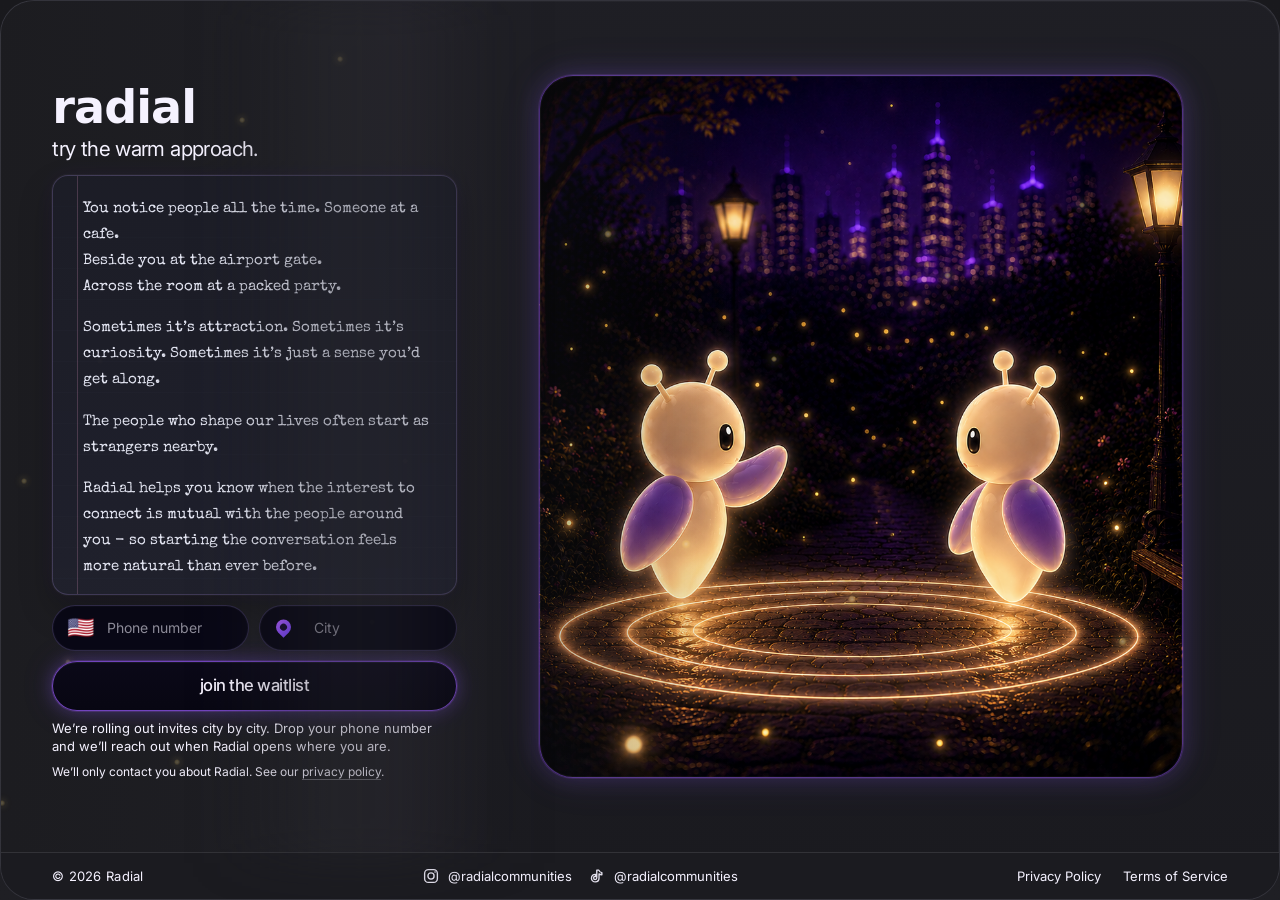
<file: index.html>
<!doctype html>
<html lang="en">
<head>
  <meta charset="utf-8" />
  <meta name="viewport" content="width=device-width, initial-scale=1.0" />
  <title>radial — try the warm approach</title>
  <meta name="description" content="Radial is a proximity-first social app. Feel who's nearby, send interest privately, and meet in person when it's mutual." />
  <meta name="theme-color" content="#1c1c20" />
  <meta property="og:title" content="radial — try the warm approach" />
  <meta property="og:description" content="A proximity-first social app for connection in the moment. Real world first. Mutual only. Privacy first." />
  <meta property="og:type" content="website" />
  <meta name="twitter:card" content="summary_large_image" />
  <link rel="icon" type="image/png" href="assets/favicon-radi.png" />
  <link rel="stylesheet" href="styles.css" />
</head>
<body>
  <div class="shell">
    <main class="landing-card">
      <section class="landing-copy">
        <div class="firefly-layer firefly-layer-copy" aria-hidden="true">
          <span class="firefly fc1"></span>
          <span class="firefly fc2"></span>
          <span class="firefly fc3"></span>
          <span class="firefly fc4"></span>
          <span class="firefly fc5"></span>
          <span class="firefly fc6"></span>
          <span class="firefly fc7"></span>
          <span class="firefly fc8"></span>
          <span class="firefly fc9"></span>
          <span class="firefly fc10"></span>
          <span class="firefly fc11"></span>
          <span class="firefly fc12"></span>
          <span class="firefly fc13"></span>
          <span class="firefly fc14"></span>
        </div>
        <div class="firefly-layer firefly-layer-mobile-page" aria-hidden="true">
          <span class="firefly fp1"></span>
          <span class="firefly fp2"></span>
          <span class="firefly fp3"></span>
          <span class="firefly fp4"></span>
          <span class="firefly fp5"></span>
          <span class="firefly fp6"></span>
          <span class="firefly fp7"></span>
          <span class="firefly fp8"></span>
          <span class="firefly fp9"></span>
        </div>
        <div class="brand-block">
          <h1>radial</h1>
          <p class="tagline">try the warm approach.</p>
        </div>

        <div class="scene-mobile" role="img" aria-label="warm city scene at golden hour">
          <div class="firefly-layer firefly-layer-mobile" aria-hidden="true">
            <span class="firefly fm1"></span>
            <span class="firefly fm2"></span>
            <span class="firefly fm3"></span>
            <span class="firefly fm4"></span>
            <span class="firefly fm5"></span>
            <span class="firefly fm6"></span>
            <span class="firefly fm7"></span>
            <span class="firefly fm8"></span>
          </div>
        </div>

        <div class="intro-note">
          <p class="intro">
            You notice people all the time. Someone at a cafe.<br />
            Beside you at the airport gate.<br />
            Across the room at a packed party.
          </p>

          <p class="intro intro-secondary">
            Sometimes it’s attraction. Sometimes it’s curiosity. Sometimes it’s just a sense you’d get along.
          </p>

          <p class="intro intro-secondary">
            The people who shape our lives often start as strangers nearby.
          </p>

          <p class="intro intro-secondary">
            Radial helps you know when the interest to connect is mutual with the people around you - so starting the conversation feels more natural than ever before.
          </p>
        </div>

        <form class="signup"
              action="https://docs.google.com/forms/d/e/1FAIpQLSfjjv_7DZSxjZkTr04zX2qsMPKBOHuEhlrLN5JvlooQM5X5Qw/formResponse"
              method="POST"
              target="_self"
              novalidate>
          <div class="field-row">
            <div class="field with-icon phone-field">
              <label for="wl-phone" class="visually-hidden">phone number</label>
              <button type="button"
                      id="country-trigger"
                      class="country-trigger"
                      aria-label="Select country"
                      aria-haspopup="listbox"
                      aria-expanded="false"
                      data-dial="+1">
                <span class="flag-emoji" id="country-flag" aria-hidden="true">🇺🇸</span>
              </button>
              <input id="wl-phone"
                     name="entry.361823065"
                     type="tel"
                     inputmode="tel"
                     autocomplete="tel"
                     required
                     placeholder="Phone number" />
            </div>
            <div class="field with-icon city-field">
              <label for="wl-city" class="visually-hidden">city</label>
              <span class="field-icon pin" aria-hidden="true"></span>
              <input id="wl-city"
                     name="entry.943589167"
                     type="text"
                     autocomplete="off"
                     autocorrect="off"
                     autocapitalize="words"
                     spellcheck="false"
                     required
                     placeholder="City"
                     role="combobox"
                     aria-expanded="false"
                     aria-autocomplete="list"
                     aria-controls="city-suggestions" />
              <ul class="city-suggestions" id="city-suggestions" role="listbox" hidden></ul>
            </div>
          </div>
          <button type="submit">join the waitlist</button>
        </form>

        <p class="rollout-copy">
          We’re rolling out invites city by city.
          Drop your phone number and we’ll reach
          out when Radial opens where you are.
        </p>

        <p class="privacy-note">
          We’ll only contact you about Radial.
          See our <a href="privacy.html">privacy policy</a>.
        </p>

        <div class="signup-status" id="signup-status" role="status" aria-live="polite"></div>
      </section>

      <section class="landing-scene" aria-hidden="true">
        <div class="firefly-layer">
          <span class="firefly f1"></span>
          <span class="firefly f2"></span>
          <span class="firefly f3"></span>
          <span class="firefly f4"></span>
          <span class="firefly f5"></span>
          <span class="firefly f6"></span>
          <span class="firefly f7"></span>
          <span class="firefly f8"></span>
        </div>
      </section>

      <div class="country-panel" id="country-panel" role="dialog" aria-label="Select country" hidden>
        <input type="search"
               id="country-search"
               class="country-search"
               placeholder="Search country or code"
               autocomplete="off"
               autocorrect="off"
               spellcheck="false" />
        <ul class="country-list" id="country-list" role="listbox" aria-label="Countries"></ul>
      </div>

      <footer class="landing-footer">
        <span class="footer-mark">© <span id="year"></span> Radial</span>
        <div class="footer-socials" aria-label="Social media">
          <a href="https://instagram.com/radialcommunities" target="_blank" rel="noreferrer">
            <span class="social-icon" aria-hidden="true">
              <svg viewBox="0 0 24 24" focusable="false" aria-hidden="true">
                <rect x="3.5" y="3.5" width="17" height="17" rx="5"></rect>
                <circle cx="12" cy="12" r="4.1"></circle>
                <circle cx="17.4" cy="6.7" r="1.1" class="fill-dot"></circle>
              </svg>
            </span>
            <span>@radialcommunities</span>
          </a>
          <a href="https://tiktok.com/@radialcommunities" target="_blank" rel="noreferrer">
            <span class="social-icon" aria-hidden="true">
              <svg viewBox="0 0 24 24" focusable="false" aria-hidden="true">
                <path d="M14.4 4.2c.7 2 2 3.2 4.1 3.4v2.7c-1.4 0-2.7-.4-3.8-1.1v5.6c0 3.1-2.2 5.1-5 5.1-2.8 0-5.1-2.1-5.1-5 0-3.2 2.5-5.3 5.5-5v2.8c-1.2-.4-2.6.3-2.6 2 0 1.1.9 2.1 2.1 2.1 1.1 0 2.1-.8 2.1-2.4V4.2h2.7z"></path>
              </svg>
            </span>
            <span>@radialcommunities</span>
          </a>
        </div>
        <nav class="footer-links" aria-label="Legal">
          <a href="privacy.html">Privacy Policy</a>
          <a href="terms.html">Terms of Service</a>
        </nav>
      </footer>
    </main>
  </div>

  <script>
    document.getElementById('year').textContent = new Date().getFullYear();

    // waitlist form: posts to Google Forms via fetch with mode:'no-cors'.
    // The response is opaque (we can't read it), so we show the success
    // state once the request resolves. If the network call rejects, we
    // fall back to a native form submit so the data still gets through.
    (function () {
      const form = document.querySelector('form.signup');
      const status = document.getElementById('signup-status');
      const button = form.querySelector('button');
      const phoneInput = form.querySelector('#wl-phone');
      const cityInput = form.querySelector('#wl-city');

      function setStatus(kind, html) {
        status.className = 'signup-status ' + kind;
        status.innerHTML = html;
      }

      form.addEventListener('submit', async function (e) {
        e.preventDefault();

        // Clear any previous error styling.
        phoneInput.closest('.field')?.classList.remove('invalid');
        cityInput.closest('.field')?.classList.remove('invalid');

        const phone = phoneInput.value.trim();
        const city = cityInput.value.trim();
        const phoneDigits = phone.replace(/\D/g, '');

        if (phoneDigits.length < 7) {
          setStatus('error', 'Please enter a valid phone number.');
          phoneInput.closest('.field')?.classList.add('invalid');
          phoneInput.focus();
          return;
        }
        // City must have been picked from the autocomplete dropdown.
        if (!city || cityInput.dataset.confirmed !== city) {
          setStatus('error', 'Please pick your city from the suggestions.');
          cityInput.closest('.field')?.classList.add('invalid');
          cityInput.focus();
          return;
        }

        // Prefix the phone with the chosen dial code so the recorded
        // entry is unambiguous (e.g. "+44 7700 900123").
        const trigger = document.getElementById('country-trigger');
        const dial = (trigger && trigger.dataset.dial) || '+1';
        const fd = new FormData(form);
        fd.set('entry.361823065', `${dial} ${phone}`);

        button.disabled = true;
        const original = button.textContent;
        button.textContent = 'sending…';

        try {
          await fetch(form.action, {
            method: 'POST',
            mode: 'no-cors',
            body: fd,
          });
          form.reset();
          delete cityInput.dataset.confirmed;
          setStatus('success',
            "You're on the list. We'll reach out as Radial opens in your area.");
        } catch (err) {
          // Network truly failed — fall back to native submit so the
          // user's response still reaches Google. (Native submit won't
          // include the dial-code prefix, but the raw number still gets
          // recorded — better than losing the signup.)
          form.submit();
          return;
        } finally {
          button.disabled = false;
          button.textContent = original;
        }
      });
    })();

    // City autocomplete via Photon (komoot) — free, no API key, OSM-based.
    // Filters results to actual populated places (city/town/village) and
    // renders a small dropdown of "City, Region, Country" suggestions.
    (function () {
      const input = document.getElementById('wl-city');
      const list = document.getElementById('city-suggestions');
      if (!input || !list) return;

      const PLACE_TYPES = new Set(['city', 'town', 'village', 'hamlet']);
      let debounceId = null;
      let activeRequest = null;
      let activeIndex = -1;
      let lastQuery = '';

      function escape(s) {
        return String(s).replace(/[&<>"']/g, c => ({
          '&': '&amp;', '<': '&lt;', '>': '&gt;', '"': '&quot;', "'": '&#39;'
        }[c]));
      }

      function format(props) {
        const name = props.name || '';
        const region = props.state || props.county || '';
        const country = props.country || '';
        return [name, region, country].filter(Boolean).join(', ');
      }

      function close() {
        list.hidden = true;
        list.innerHTML = '';
        input.setAttribute('aria-expanded', 'false');
        activeIndex = -1;
      }

      function position() {
        const r = input.getBoundingClientRect();
        list.style.top = (r.bottom + 6) + 'px';
        list.style.left = r.left + 'px';
        list.style.width = r.width + 'px';
      }

      function render(items) {
        if (!items.length) { close(); return; }
        list.innerHTML = items.map((label, i) =>
          `<li role="option" id="city-opt-${i}" data-value="${escape(label)}">${escape(label)}</li>`
        ).join('');
        list.hidden = false;
        position();
        input.setAttribute('aria-expanded', 'true');
        activeIndex = -1;
      }

      window.addEventListener('resize', () => { if (!list.hidden) position(); });
      window.addEventListener('scroll', () => { if (!list.hidden) position(); }, { passive: true });

      function highlight(idx) {
        const items = list.querySelectorAll('li');
        if (!items.length) return;
        if (idx < 0) idx = items.length - 1;
        if (idx >= items.length) idx = 0;
        items.forEach((el, i) => el.classList.toggle('active', i === idx));
        activeIndex = idx;
        input.setAttribute('aria-activedescendant', `city-opt-${idx}`);
      }

      function pick(label) {
        input.value = label;
        // Mark this city as "confirmed via dropdown" so the form
        // submit handler can require a real selection.
        input.dataset.confirmed = label;
        close();
      }

      async function fetchCities(q) {
        if (activeRequest) activeRequest.abort();
        const ctrl = new AbortController();
        activeRequest = ctrl;
        try {
          const url = `https://photon.komoot.io/api?q=${encodeURIComponent(q)}&limit=8&lang=en`;
          const res = await fetch(url, { signal: ctrl.signal });
          if (!res.ok) return;
          const json = await res.json();
          // Only keep populated places. De-duplicate identical "city, region,
          // country" labels (Photon often returns multiple OSM entries).
          const seen = new Set();
          const items = (json.features || [])
            .filter(f => PLACE_TYPES.has((f.properties || {}).osm_value))
            .map(f => format(f.properties))
            .filter(label => {
              if (!label || seen.has(label)) return false;
              seen.add(label);
              return true;
            })
            .slice(0, 5);
          if (input.value.trim() === q) render(items);
        } catch (err) {
          // Ignore aborts and network errors silently — the user can still
          // type their city manually.
        }
      }

      input.addEventListener('input', () => {
        // Any manual edit invalidates a previous dropdown selection.
        if (input.dataset.confirmed && input.dataset.confirmed !== input.value) {
          delete input.dataset.confirmed;
        }
        // Clear any existing error state as soon as the user starts typing again.
        input.closest('.field')?.classList.remove('invalid');

        const q = input.value.trim();
        if (q === lastQuery) return;
        lastQuery = q;
        clearTimeout(debounceId);
        if (q.length < 2) { close(); return; }
        debounceId = setTimeout(() => fetchCities(q), 220);
      });

      input.addEventListener('keydown', (e) => {
        if (list.hidden) return;
        const items = list.querySelectorAll('li');
        if (e.key === 'ArrowDown') { e.preventDefault(); highlight(activeIndex + 1); }
        else if (e.key === 'ArrowUp') { e.preventDefault(); highlight(activeIndex - 1); }
        else if (e.key === 'Enter' && activeIndex >= 0) {
          e.preventDefault();
          pick(items[activeIndex].dataset.value);
        } else if (e.key === 'Escape') {
          close();
        }
      });

      list.addEventListener('mousedown', (e) => {
        const li = e.target.closest('li');
        if (!li) return;
        // Use mousedown so we beat the input's blur and stop the input
        // from losing focus before we can read the value.
        e.preventDefault();
        pick(li.dataset.value);
      });

      input.addEventListener('blur', () => setTimeout(close, 120));
    })();

    // Country / dial-code picker for the phone field.
    // Comprehensive list of ISO 3166-1 alpha-2 codes + ITU E.164 dial codes.
    // Flag emojis are derived from the ISO code via regional-indicator
    // codepoints, so we only store [code, dial, name] tuples here.
    (function () {
      const COUNTRIES = [
        ['AF','93','Afghanistan'],['AL','355','Albania'],['DZ','213','Algeria'],
        ['AS','1','American Samoa'],['AD','376','Andorra'],['AO','244','Angola'],
        ['AI','1','Anguilla'],['AG','1','Antigua and Barbuda'],['AR','54','Argentina'],
        ['AM','374','Armenia'],['AW','297','Aruba'],['AU','61','Australia'],
        ['AT','43','Austria'],['AZ','994','Azerbaijan'],['BS','1','Bahamas'],
        ['BH','973','Bahrain'],['BD','880','Bangladesh'],['BB','1','Barbados'],
        ['BY','375','Belarus'],['BE','32','Belgium'],['BZ','501','Belize'],
        ['BJ','229','Benin'],['BM','1','Bermuda'],['BT','975','Bhutan'],
        ['BO','591','Bolivia'],['BA','387','Bosnia and Herzegovina'],
        ['BW','267','Botswana'],['BR','55','Brazil'],['IO','246','British Indian Ocean Territory'],
        ['VG','1','British Virgin Islands'],['BN','673','Brunei'],['BG','359','Bulgaria'],
        ['BF','226','Burkina Faso'],['BI','257','Burundi'],['KH','855','Cambodia'],
        ['CM','237','Cameroon'],['CA','1','Canada'],['CV','238','Cape Verde'],
        ['KY','1','Cayman Islands'],['CF','236','Central African Republic'],
        ['TD','235','Chad'],['CL','56','Chile'],['CN','86','China'],
        ['CX','61','Christmas Island'],['CC','61','Cocos Islands'],['CO','57','Colombia'],
        ['KM','269','Comoros'],['CK','682','Cook Islands'],['CR','506','Costa Rica'],
        ['HR','385','Croatia'],['CU','53','Cuba'],['CW','599','Curaçao'],
        ['CY','357','Cyprus'],['CZ','420','Czechia'],['CD','243','DR Congo'],
        ['DK','45','Denmark'],['DJ','253','Djibouti'],['DM','1','Dominica'],
        ['DO','1','Dominican Republic'],['EC','593','Ecuador'],['EG','20','Egypt'],
        ['SV','503','El Salvador'],['GQ','240','Equatorial Guinea'],['ER','291','Eritrea'],
        ['EE','372','Estonia'],['SZ','268','Eswatini'],['ET','251','Ethiopia'],
        ['FK','500','Falkland Islands'],['FO','298','Faroe Islands'],['FJ','679','Fiji'],
        ['FI','358','Finland'],['FR','33','France'],['GF','594','French Guiana'],
        ['PF','689','French Polynesia'],['GA','241','Gabon'],['GM','220','Gambia'],
        ['GE','995','Georgia'],['DE','49','Germany'],['GH','233','Ghana'],
        ['GI','350','Gibraltar'],['GR','30','Greece'],['GL','299','Greenland'],
        ['GD','1','Grenada'],['GP','590','Guadeloupe'],['GU','1','Guam'],
        ['GT','502','Guatemala'],['GG','44','Guernsey'],['GN','224','Guinea'],
        ['GW','245','Guinea-Bissau'],['GY','592','Guyana'],['HT','509','Haiti'],
        ['HN','504','Honduras'],['HK','852','Hong Kong'],['HU','36','Hungary'],
        ['IS','354','Iceland'],['IN','91','India'],['ID','62','Indonesia'],
        ['IR','98','Iran'],['IQ','964','Iraq'],['IE','353','Ireland'],
        ['IM','44','Isle of Man'],['IL','972','Israel'],['IT','39','Italy'],
        ['CI','225','Ivory Coast'],['JM','1','Jamaica'],['JP','81','Japan'],
        ['JE','44','Jersey'],['JO','962','Jordan'],['KZ','7','Kazakhstan'],
        ['KE','254','Kenya'],['KI','686','Kiribati'],['XK','383','Kosovo'],
        ['KW','965','Kuwait'],['KG','996','Kyrgyzstan'],['LA','856','Laos'],
        ['LV','371','Latvia'],['LB','961','Lebanon'],['LS','266','Lesotho'],
        ['LR','231','Liberia'],['LY','218','Libya'],['LI','423','Liechtenstein'],
        ['LT','370','Lithuania'],['LU','352','Luxembourg'],['MO','853','Macau'],
        ['MG','261','Madagascar'],['MW','265','Malawi'],['MY','60','Malaysia'],
        ['MV','960','Maldives'],['ML','223','Mali'],['MT','356','Malta'],
        ['MH','692','Marshall Islands'],['MQ','596','Martinique'],['MR','222','Mauritania'],
        ['MU','230','Mauritius'],['YT','262','Mayotte'],['MX','52','Mexico'],
        ['FM','691','Micronesia'],['MD','373','Moldova'],['MC','377','Monaco'],
        ['MN','976','Mongolia'],['ME','382','Montenegro'],['MS','1','Montserrat'],
        ['MA','212','Morocco'],['MZ','258','Mozambique'],['MM','95','Myanmar'],
        ['NA','264','Namibia'],['NR','674','Nauru'],['NP','977','Nepal'],
        ['NL','31','Netherlands'],['NC','687','New Caledonia'],['NZ','64','New Zealand'],
        ['NI','505','Nicaragua'],['NE','227','Niger'],['NG','234','Nigeria'],
        ['NU','683','Niue'],['KP','850','North Korea'],['MK','389','North Macedonia'],
        ['MP','1','Northern Mariana Islands'],['NO','47','Norway'],['OM','968','Oman'],
        ['PK','92','Pakistan'],['PW','680','Palau'],['PS','970','Palestine'],
        ['PA','507','Panama'],['PG','675','Papua New Guinea'],['PY','595','Paraguay'],
        ['PE','51','Peru'],['PH','63','Philippines'],['PL','48','Poland'],
        ['PT','351','Portugal'],['PR','1','Puerto Rico'],['QA','974','Qatar'],
        ['CG','242','Republic of the Congo'],['RE','262','Réunion'],['RO','40','Romania'],
        ['RU','7','Russia'],['RW','250','Rwanda'],['BL','590','Saint Barthélemy'],
        ['SH','290','Saint Helena'],['KN','1','Saint Kitts and Nevis'],['LC','1','Saint Lucia'],
        ['MF','590','Saint Martin'],['PM','508','Saint Pierre and Miquelon'],
        ['VC','1','Saint Vincent and the Grenadines'],['WS','685','Samoa'],
        ['SM','378','San Marino'],['ST','239','São Tomé and Príncipe'],
        ['SA','966','Saudi Arabia'],['SN','221','Senegal'],['RS','381','Serbia'],
        ['SC','248','Seychelles'],['SL','232','Sierra Leone'],['SG','65','Singapore'],
        ['SX','1','Sint Maarten'],['SK','421','Slovakia'],['SI','386','Slovenia'],
        ['SB','677','Solomon Islands'],['SO','252','Somalia'],['ZA','27','South Africa'],
        ['KR','82','South Korea'],['SS','211','South Sudan'],['ES','34','Spain'],
        ['LK','94','Sri Lanka'],['SD','249','Sudan'],['SR','597','Suriname'],
        ['SE','46','Sweden'],['CH','41','Switzerland'],['SY','963','Syria'],
        ['TW','886','Taiwan'],['TJ','992','Tajikistan'],['TZ','255','Tanzania'],
        ['TH','66','Thailand'],['TL','670','Timor-Leste'],['TG','228','Togo'],
        ['TK','690','Tokelau'],['TO','676','Tonga'],['TT','1','Trinidad and Tobago'],
        ['TN','216','Tunisia'],['TR','90','Turkey'],['TM','993','Turkmenistan'],
        ['TC','1','Turks and Caicos Islands'],['TV','688','Tuvalu'],['UG','256','Uganda'],
        ['UA','380','Ukraine'],['AE','971','United Arab Emirates'],
        ['GB','44','United Kingdom'],['US','1','United States'],['UY','598','Uruguay'],
        ['UZ','998','Uzbekistan'],['VU','678','Vanuatu'],['VA','39','Vatican City'],
        ['VE','58','Venezuela'],['VN','84','Vietnam'],['VI','1','US Virgin Islands'],
        ['WF','681','Wallis and Futuna'],['EH','212','Western Sahara'],
        ['YE','967','Yemen'],['ZM','260','Zambia'],['ZW','263','Zimbabwe'],
      ];

      const trigger = document.getElementById('country-trigger');
      const flag = document.getElementById('country-flag');
      const panel = document.getElementById('country-panel');
      const search = document.getElementById('country-search');
      const list = document.getElementById('country-list');
      const phone = document.getElementById('wl-phone');
      if (!trigger || !panel || !search || !list) return;

      let filtered = COUNTRIES.slice();
      let activeIndex = 0;
      let selectedISO = 'US';

      function flagEmoji(iso) {
        const A = 0x1F1E6, O = 'A'.charCodeAt(0);
        return String.fromCodePoint(...iso.split('').map(c => A + c.charCodeAt(0) - O));
      }

      function escape(s) {
        return String(s).replace(/[&<>"']/g, c => ({
          '&':'&amp;','<':'&lt;','>':'&gt;','"':'&quot;',"'":'&#39;'
        }[c]));
      }

      function render() {
        if (!filtered.length) {
          list.innerHTML = '<li class="empty" aria-disabled="true">No matches</li>';
          return;
        }
        list.innerHTML = filtered.map((c, i) =>
          `<li role="option" data-iso="${c[0]}" data-dial="${c[1]}"${i === activeIndex ? ' class="active"' : ''}>` +
            `<span class="cflag" aria-hidden="true">${flagEmoji(c[0])}</span>` +
            `<span class="cname">${escape(c[2])}</span>` +
            `<span class="cdial">+${c[1]}</span>` +
          `</li>`
        ).join('');
      }

      function position() {
        const r = trigger.getBoundingClientRect();
        // Prefer aligning to the trigger's left edge; flip horizontally
        // if that would clip the panel off the right of the viewport.
        const panelW = panel.offsetWidth || 300;
        let left = r.left;
        if (left + panelW > window.innerWidth - 12) {
          left = Math.max(12, window.innerWidth - panelW - 12);
        }
        panel.style.top = (r.bottom + 6) + 'px';
        panel.style.left = left + 'px';
      }

      function scrollActiveIntoView() {
        const li = list.querySelector('li.active');
        if (li) li.scrollIntoView({ block: 'nearest' });
      }

      function open() {
        filtered = COUNTRIES.slice();
        activeIndex = Math.max(0, COUNTRIES.findIndex(c => c[0] === selectedISO));
        search.value = '';
        render();
        panel.hidden = false;
        trigger.setAttribute('aria-expanded', 'true');
        position();
        // Give the panel a frame to lay out so we can measure + focus.
        requestAnimationFrame(() => {
          search.focus();
          scrollActiveIntoView();
        });
      }

      function close() {
        panel.hidden = true;
        trigger.setAttribute('aria-expanded', 'false');
      }

      function pick(iso, dial) {
        selectedISO = iso;
        const dialStr = '+' + dial;
        flag.textContent = flagEmoji(iso);
        trigger.dataset.dial = dialStr;
        trigger.setAttribute('aria-label', `Country: ${iso}, dial code ${dialStr}`);
        close();
        // Move focus back into the phone input so they can keep typing.
        phone && phone.focus();
      }

      function filter(q) {
        const raw = q.trim();
        if (!raw) {
          filtered = COUNTRIES.slice();
        } else {
          const lower = raw.toLowerCase();
          const digits = raw.replace(/\D/g, '');
          filtered = COUNTRIES.filter(c =>
            c[2].toLowerCase().includes(lower) ||
            c[0].toLowerCase().startsWith(lower) ||
            (digits && c[1].startsWith(digits))
          );
        }
        activeIndex = 0;
        render();
      }

      trigger.addEventListener('click', () => {
        if (panel.hidden) open(); else close();
      });

      search.addEventListener('input', () => filter(search.value));

      search.addEventListener('keydown', (e) => {
        if (e.key === 'ArrowDown') {
          e.preventDefault();
          activeIndex = Math.min(activeIndex + 1, Math.max(0, filtered.length - 1));
          render();
          scrollActiveIntoView();
        } else if (e.key === 'ArrowUp') {
          e.preventDefault();
          activeIndex = Math.max(activeIndex - 1, 0);
          render();
          scrollActiveIntoView();
        } else if (e.key === 'Enter') {
          e.preventDefault();
          const c = filtered[activeIndex];
          if (c) pick(c[0], c[1]);
        } else if (e.key === 'Escape') {
          e.preventDefault();
          close();
          trigger.focus();
        }
      });

      list.addEventListener('mousedown', (e) => {
        const li = e.target.closest('li[role="option"]');
        if (!li) return;
        e.preventDefault();
        pick(li.dataset.iso, li.dataset.dial);
      });

      // Click outside to close.
      document.addEventListener('mousedown', (e) => {
        if (panel.hidden) return;
        if (panel.contains(e.target) || trigger.contains(e.target)) return;
        close();
      });

      window.addEventListener('resize', () => { if (!panel.hidden) position(); });
      window.addEventListener('scroll', () => { if (!panel.hidden) position(); }, { passive: true });
    })();
  </script>
</body>
</html>
</file>
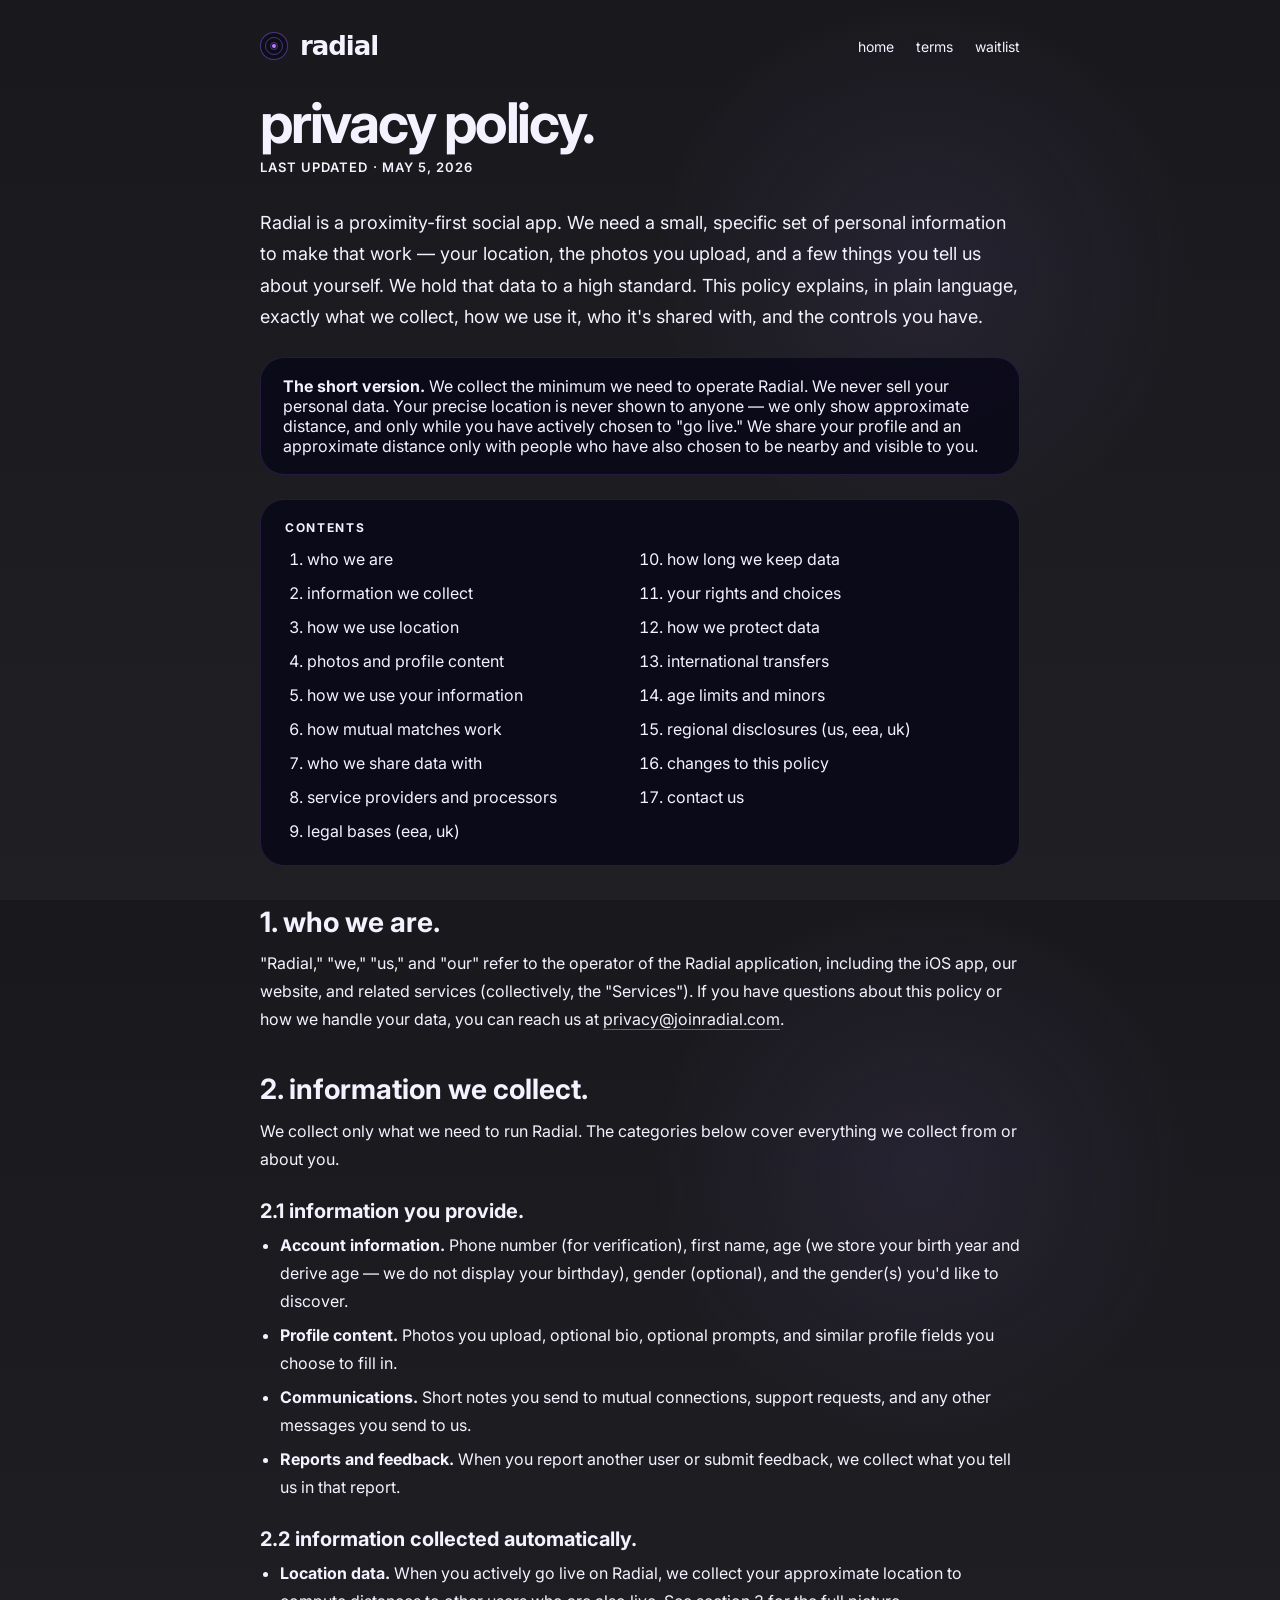
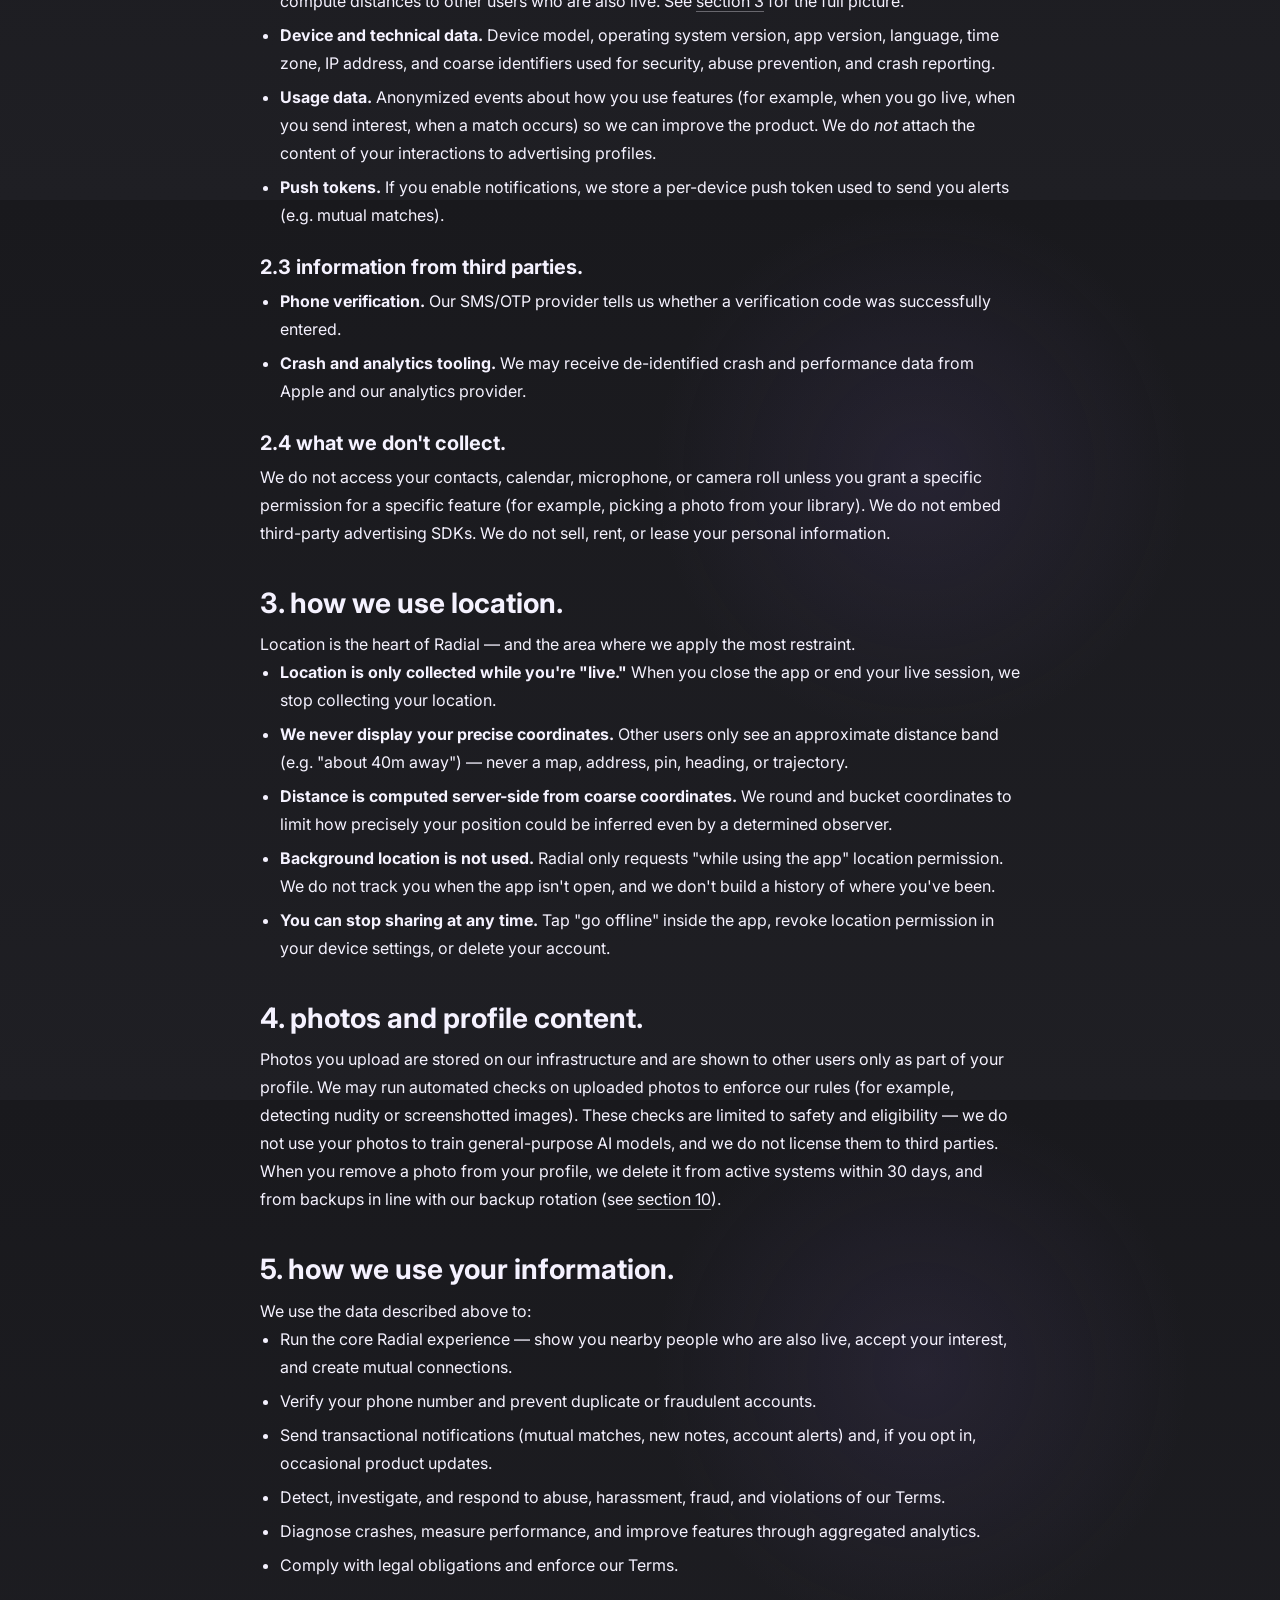
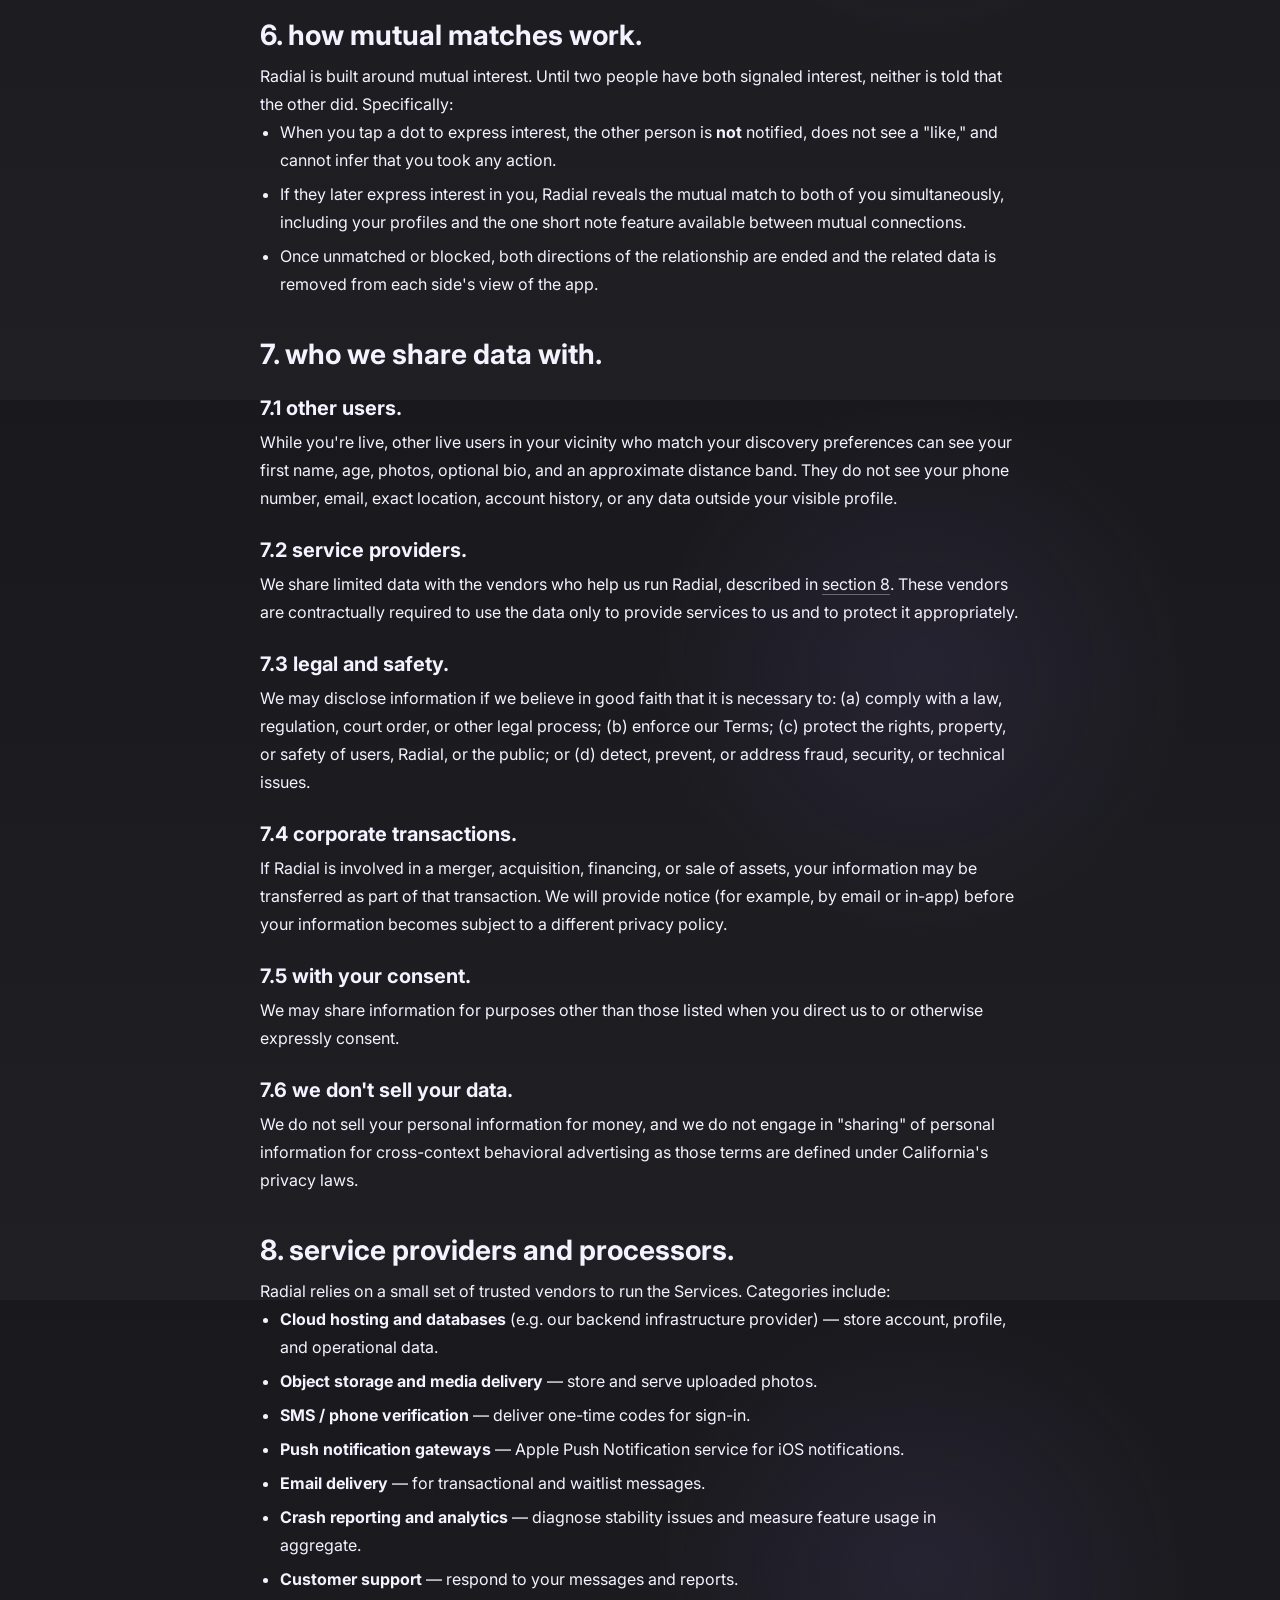
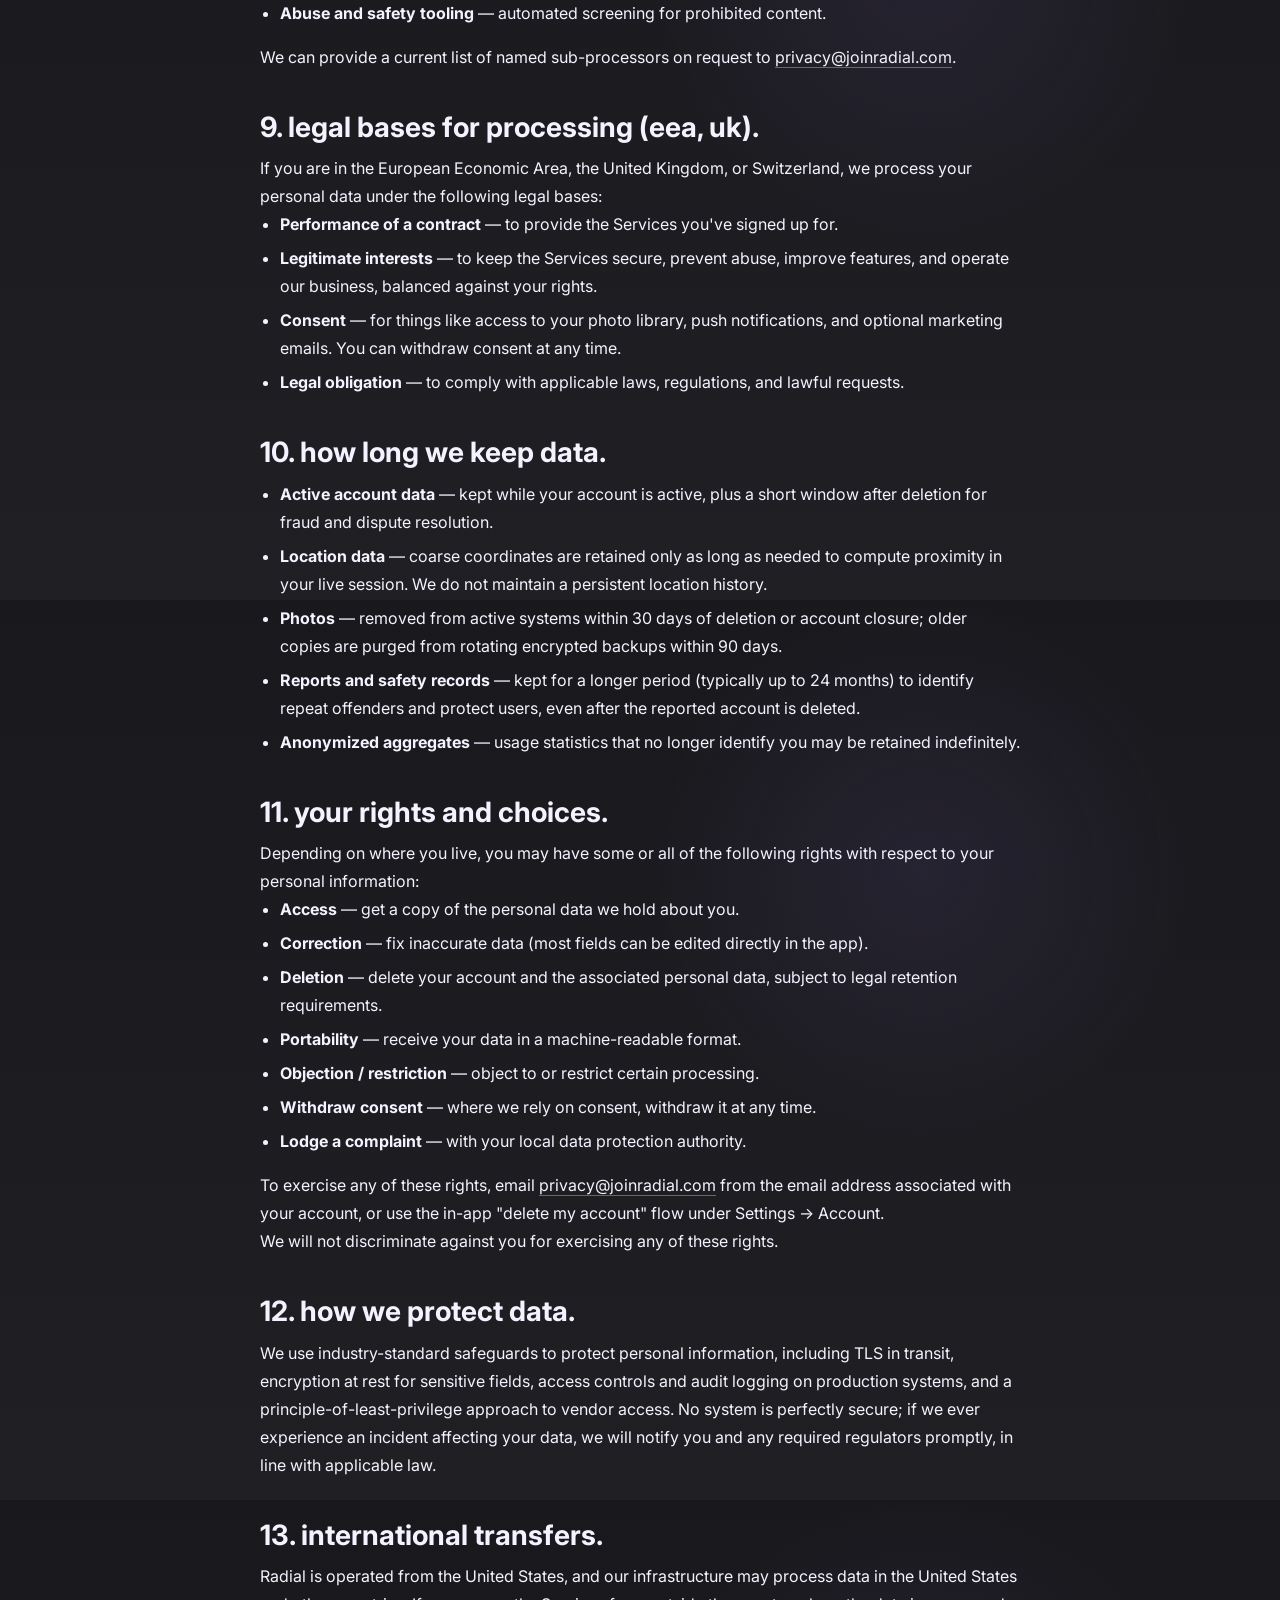
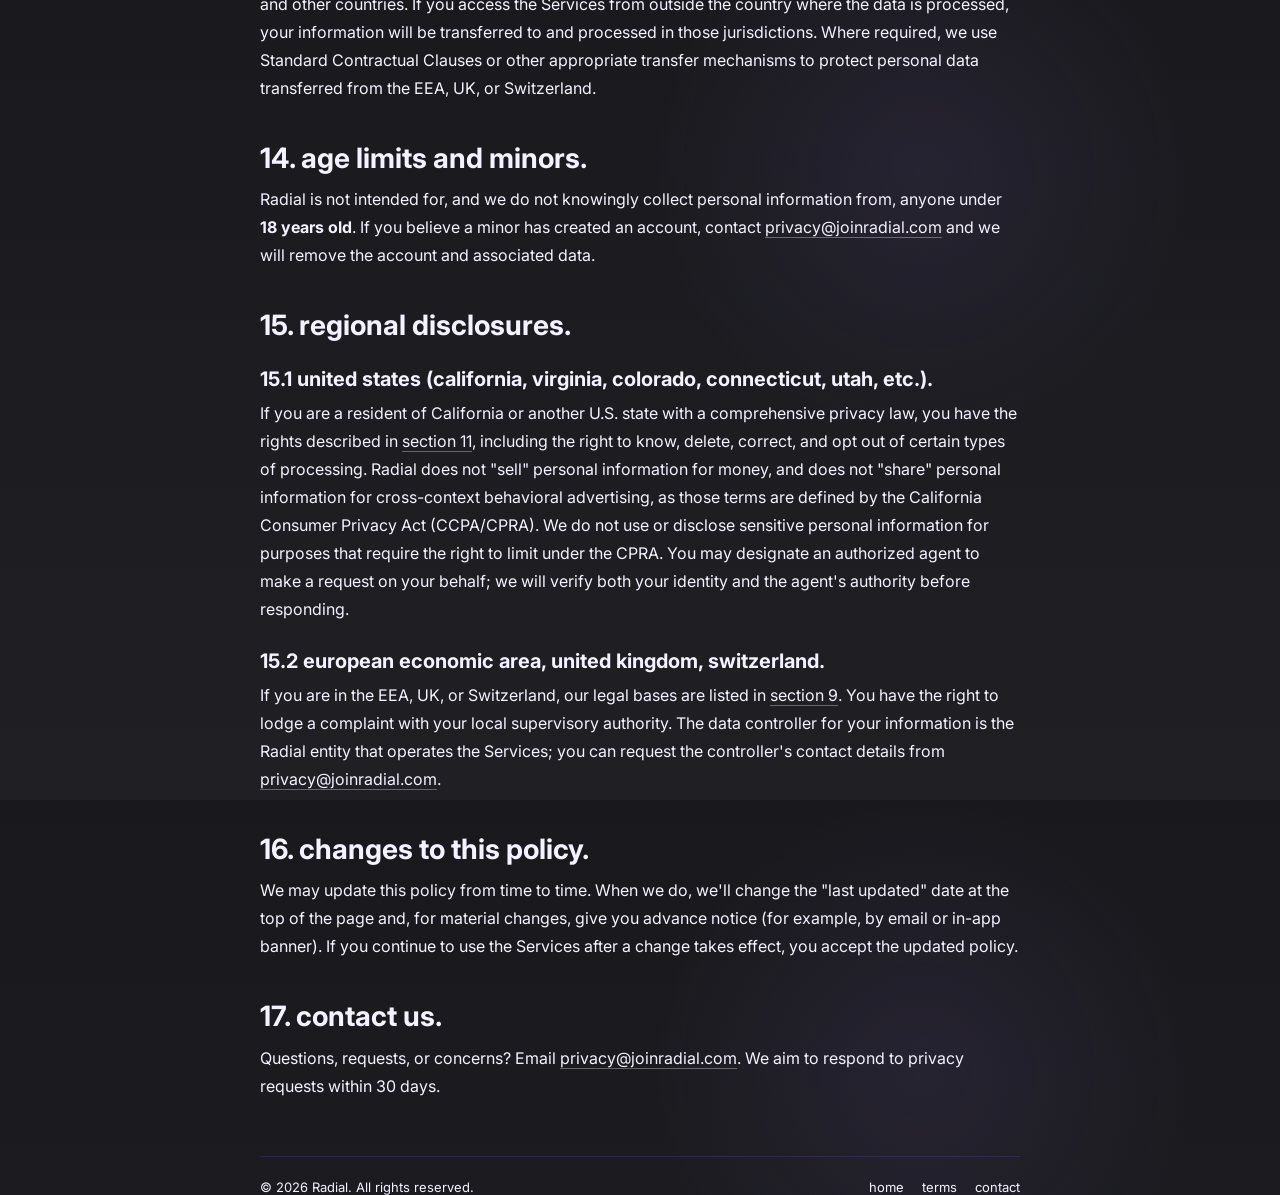
<file: privacy.html>
<!doctype html>
<html lang="en">
<head>
  <meta charset="utf-8" />
  <meta name="viewport" content="width=device-width, initial-scale=1.0" />
  <title>privacy policy — radial</title>
  <meta name="description" content="How Radial collects, uses, and protects your data — including location, photos, and connection data." />
  <meta name="theme-color" content="#FCF8ED" />
  <meta name="robots" content="index,follow" />
  <link rel="icon" href="data:image/svg+xml,%3Csvg xmlns='http://www.w3.org/2000/svg' viewBox='0 0 32 32'%3E%3Crect width='32' height='32' rx='8' fill='%23FCF8ED'/%3E%3Cg fill='none' stroke='%231A1410' stroke-width='1.4'%3E%3Ccircle cx='16' cy='16' r='12'/%3E%3Ccircle cx='16' cy='16' r='8'/%3E%3Ccircle cx='16' cy='16' r='4'/%3E%3C/g%3E%3Ccircle cx='16' cy='16' r='1.8' fill='%23E8735A'/%3E%3C/svg%3E" />
  <link rel="stylesheet" href="styles.css" />
</head>
<body class="legal-page">
  <div class="shell">

    <nav class="nav" aria-label="Primary">
      <a class="brand" href="/" aria-label="radial home">
        <span class="radar-mark" aria-hidden="true"><span class="center-dot"></span></span>
        <span class="wordmark">radial</span>
      </a>
      <div class="nav-links">
        <a href="/">home</a>
        <a href="terms.html">terms</a>
        <a href="/#waitlist">waitlist</a>
      </div>
    </nav>

    <main>
      <h1>privacy policy.</h1>
      <div class="effective">last updated · may 5, 2026</div>

      <p class="lead">
        Radial is a proximity-first social app. We need a small, specific set
        of personal information to make that work — your location, the photos
        you upload, and a few things you tell us about yourself. We hold
        that data to a high standard. This policy explains, in plain language,
        exactly what we collect, how we use it, who it's shared with, and the
        controls you have.
      </p>

      <div class="callout">
        <strong>The short version.</strong> We collect the minimum we need to
        operate Radial. We never sell your personal data. Your precise location
        is never shown to anyone — we only show approximate distance, and only
        while you have actively chosen to "go live." We share your profile and
        an approximate distance only with people who have also chosen to be
        nearby and visible to you.
      </div>

      <div class="toc" aria-label="Table of contents">
        <h4>contents</h4>
        <ol>
          <li><a href="#who-we-are">who we are</a></li>
          <li><a href="#information-we-collect">information we collect</a></li>
          <li><a href="#location">how we use location</a></li>
          <li><a href="#photos">photos and profile content</a></li>
          <li><a href="#how-we-use">how we use your information</a></li>
          <li><a href="#mutual-match">how mutual matches work</a></li>
          <li><a href="#sharing">who we share data with</a></li>
          <li><a href="#service-providers">service providers and processors</a></li>
          <li><a href="#legal-basis">legal bases (eea, uk)</a></li>
          <li><a href="#retention">how long we keep data</a></li>
          <li><a href="#your-rights">your rights and choices</a></li>
          <li><a href="#security">how we protect data</a></li>
          <li><a href="#international">international transfers</a></li>
          <li><a href="#children">age limits and minors</a></li>
          <li><a href="#regional">regional disclosures (us, eea, uk)</a></li>
          <li><a href="#changes">changes to this policy</a></li>
          <li><a href="#contact">contact us</a></li>
        </ol>
      </div>

      <h2 id="who-we-are">1. who we are.</h2>
      <p>
        "Radial," "we," "us," and "our" refer to the operator of the Radial
        application, including the iOS app, our website, and related services
        (collectively, the "Services"). If you have questions about this
        policy or how we handle your data, you can reach us at
        <a href="mailto:privacy@joinradial.com">privacy@joinradial.com</a>.
      </p>

      <h2 id="information-we-collect">2. information we collect.</h2>
      <p>
        We collect only what we need to run Radial. The categories below
        cover everything we collect from or about you.
      </p>

      <h3>2.1 information you provide.</h3>
      <ul>
        <li>
          <strong>Account information.</strong> Phone number (for
          verification), first name, age (we store your birth year and
          derive age — we do not display your birthday), gender (optional),
          and the gender(s) you'd like to discover.
        </li>
        <li>
          <strong>Profile content.</strong> Photos you upload, optional bio,
          optional prompts, and similar profile fields you choose to fill in.
        </li>
        <li>
          <strong>Communications.</strong> Short notes you send to mutual
          connections, support requests, and any other messages you send to us.
        </li>
        <li>
          <strong>Reports and feedback.</strong> When you report another user
          or submit feedback, we collect what you tell us in that report.
        </li>
      </ul>

      <h3>2.2 information collected automatically.</h3>
      <ul>
        <li>
          <strong>Location data.</strong> When you actively go live on Radial,
          we collect your approximate location to compute distances to other
          users who are also live. See <a href="#location">section 3</a> for
          the full picture.
        </li>
        <li>
          <strong>Device and technical data.</strong> Device model, operating
          system version, app version, language, time zone, IP address, and
          coarse identifiers used for security, abuse prevention, and crash
          reporting.
        </li>
        <li>
          <strong>Usage data.</strong> Anonymized events about how you use
          features (for example, when you go live, when you send interest, when
          a match occurs) so we can improve the product. We do <em>not</em>
          attach the content of your interactions to advertising profiles.
        </li>
        <li>
          <strong>Push tokens.</strong> If you enable notifications, we store
          a per-device push token used to send you alerts (e.g. mutual matches).
        </li>
      </ul>

      <h3>2.3 information from third parties.</h3>
      <ul>
        <li>
          <strong>Phone verification.</strong> Our SMS/OTP provider tells us
          whether a verification code was successfully entered.
        </li>
        <li>
          <strong>Crash and analytics tooling.</strong> We may receive
          de-identified crash and performance data from Apple and our analytics
          provider.
        </li>
      </ul>

      <h3>2.4 what we don't collect.</h3>
      <p>
        We do not access your contacts, calendar, microphone, or camera roll
        unless you grant a specific permission for a specific feature (for
        example, picking a photo from your library). We do not embed
        third-party advertising SDKs. We do not sell, rent, or lease your
        personal information.
      </p>

      <h2 id="location">3. how we use location.</h2>
      <p>
        Location is the heart of Radial — and the area where we apply the most
        restraint.
      </p>
      <ul>
        <li>
          <strong>Location is only collected while you're "live."</strong>
          When you close the app or end your live session, we stop collecting
          your location.
        </li>
        <li>
          <strong>We never display your precise coordinates.</strong> Other
          users only see an approximate distance band (e.g. "about 40m away") —
          never a map, address, pin, heading, or trajectory.
        </li>
        <li>
          <strong>Distance is computed server-side from coarse coordinates.</strong>
          We round and bucket coordinates to limit how precisely your position
          could be inferred even by a determined observer.
        </li>
        <li>
          <strong>Background location is not used.</strong> Radial only
          requests "while using the app" location permission. We do not track
          you when the app isn't open, and we don't build a history of where
          you've been.
        </li>
        <li>
          <strong>You can stop sharing at any time.</strong> Tap "go offline"
          inside the app, revoke location permission in your device settings,
          or delete your account.
        </li>
      </ul>

      <h2 id="photos">4. photos and profile content.</h2>
      <p>
        Photos you upload are stored on our infrastructure and are shown to
        other users only as part of your profile. We may run automated checks
        on uploaded photos to enforce our rules (for example, detecting nudity
        or screenshotted images). These checks are limited to safety and
        eligibility — we do not use your photos to train general-purpose AI
        models, and we do not license them to third parties.
      </p>
      <p>
        When you remove a photo from your profile, we delete it from active
        systems within 30 days, and from backups in line with our backup
        rotation (see <a href="#retention">section 10</a>).
      </p>

      <h2 id="how-we-use">5. how we use your information.</h2>
      <p>We use the data described above to:</p>
      <ul>
        <li>Run the core Radial experience — show you nearby people who are also live, accept your interest, and create mutual connections.</li>
        <li>Verify your phone number and prevent duplicate or fraudulent accounts.</li>
        <li>Send transactional notifications (mutual matches, new notes, account alerts) and, if you opt in, occasional product updates.</li>
        <li>Detect, investigate, and respond to abuse, harassment, fraud, and violations of our Terms.</li>
        <li>Diagnose crashes, measure performance, and improve features through aggregated analytics.</li>
        <li>Comply with legal obligations and enforce our Terms.</li>
      </ul>

      <h2 id="mutual-match">6. how mutual matches work.</h2>
      <p>
        Radial is built around mutual interest. Until two people have both
        signaled interest, neither is told that the other did. Specifically:
      </p>
      <ul>
        <li>
          When you tap a dot to express interest, the other person is
          <strong>not</strong> notified, does not see a "like," and cannot infer
          that you took any action.
        </li>
        <li>
          If they later express interest in you, Radial reveals the mutual
          match to both of you simultaneously, including your profiles and the
          one short note feature available between mutual connections.
        </li>
        <li>
          Once unmatched or blocked, both directions of the relationship are
          ended and the related data is removed from each side's view of the
          app.
        </li>
      </ul>

      <h2 id="sharing">7. who we share data with.</h2>

      <h3>7.1 other users.</h3>
      <p>
        While you're live, other live users in your vicinity who match your
        discovery preferences can see your first name, age, photos, optional
        bio, and an approximate distance band. They do not see your phone
        number, email, exact location, account history, or any data outside
        your visible profile.
      </p>

      <h3>7.2 service providers.</h3>
      <p>
        We share limited data with the vendors who help us run Radial,
        described in <a href="#service-providers">section 8</a>. These vendors
        are contractually required to use the data only to provide services to
        us and to protect it appropriately.
      </p>

      <h3>7.3 legal and safety.</h3>
      <p>
        We may disclose information if we believe in good faith that it is
        necessary to: (a) comply with a law, regulation, court order, or other
        legal process; (b) enforce our Terms; (c) protect the rights, property,
        or safety of users, Radial, or the public; or (d) detect, prevent, or
        address fraud, security, or technical issues.
      </p>

      <h3>7.4 corporate transactions.</h3>
      <p>
        If Radial is involved in a merger, acquisition, financing, or sale of
        assets, your information may be transferred as part of that
        transaction. We will provide notice (for example, by email or in-app)
        before your information becomes subject to a different privacy policy.
      </p>

      <h3>7.5 with your consent.</h3>
      <p>
        We may share information for purposes other than those listed when
        you direct us to or otherwise expressly consent.
      </p>

      <h3>7.6 we don't sell your data.</h3>
      <p>
        We do not sell your personal information for money, and we do not
        engage in "sharing" of personal information for cross-context
        behavioral advertising as those terms are defined under California's
        privacy laws.
      </p>

      <h2 id="service-providers">8. service providers and processors.</h2>
      <p>
        Radial relies on a small set of trusted vendors to run the Services.
        Categories include:
      </p>
      <ul>
        <li><strong>Cloud hosting and databases</strong> (e.g. our backend infrastructure provider) — store account, profile, and operational data.</li>
        <li><strong>Object storage and media delivery</strong> — store and serve uploaded photos.</li>
        <li><strong>SMS / phone verification</strong> — deliver one-time codes for sign-in.</li>
        <li><strong>Push notification gateways</strong> — Apple Push Notification service for iOS notifications.</li>
        <li><strong>Email delivery</strong> — for transactional and waitlist messages.</li>
        <li><strong>Crash reporting and analytics</strong> — diagnose stability issues and measure feature usage in aggregate.</li>
        <li><strong>Customer support</strong> — respond to your messages and reports.</li>
        <li><strong>Abuse and safety tooling</strong> — automated screening for prohibited content.</li>
      </ul>
      <p>
        We can provide a current list of named sub-processors on request to
        <a href="mailto:privacy@joinradial.com">privacy@joinradial.com</a>.
      </p>

      <h2 id="legal-basis">9. legal bases for processing (eea, uk).</h2>
      <p>
        If you are in the European Economic Area, the United Kingdom, or
        Switzerland, we process your personal data under the following legal
        bases:
      </p>
      <ul>
        <li><strong>Performance of a contract</strong> — to provide the Services you've signed up for.</li>
        <li><strong>Legitimate interests</strong> — to keep the Services secure, prevent abuse, improve features, and operate our business, balanced against your rights.</li>
        <li><strong>Consent</strong> — for things like access to your photo library, push notifications, and optional marketing emails. You can withdraw consent at any time.</li>
        <li><strong>Legal obligation</strong> — to comply with applicable laws, regulations, and lawful requests.</li>
      </ul>

      <h2 id="retention">10. how long we keep data.</h2>
      <ul>
        <li>
          <strong>Active account data</strong> — kept while your account is
          active, plus a short window after deletion for fraud and dispute
          resolution.
        </li>
        <li>
          <strong>Location data</strong> — coarse coordinates are retained
          only as long as needed to compute proximity in your live session.
          We do not maintain a persistent location history.
        </li>
        <li>
          <strong>Photos</strong> — removed from active systems within 30 days
          of deletion or account closure; older copies are purged from rotating
          encrypted backups within 90 days.
        </li>
        <li>
          <strong>Reports and safety records</strong> — kept for a longer period
          (typically up to 24 months) to identify repeat offenders and protect
          users, even after the reported account is deleted.
        </li>
        <li>
          <strong>Anonymized aggregates</strong> — usage statistics that no
          longer identify you may be retained indefinitely.
        </li>
      </ul>

      <h2 id="your-rights">11. your rights and choices.</h2>
      <p>
        Depending on where you live, you may have some or all of the following
        rights with respect to your personal information:
      </p>
      <ul>
        <li><strong>Access</strong> — get a copy of the personal data we hold about you.</li>
        <li><strong>Correction</strong> — fix inaccurate data (most fields can be edited directly in the app).</li>
        <li><strong>Deletion</strong> — delete your account and the associated personal data, subject to legal retention requirements.</li>
        <li><strong>Portability</strong> — receive your data in a machine-readable format.</li>
        <li><strong>Objection / restriction</strong> — object to or restrict certain processing.</li>
        <li><strong>Withdraw consent</strong> — where we rely on consent, withdraw it at any time.</li>
        <li><strong>Lodge a complaint</strong> — with your local data protection authority.</li>
      </ul>
      <p>
        To exercise any of these rights, email
        <a href="mailto:privacy@joinradial.com">privacy@joinradial.com</a> from the
        email address associated with your account, or use the in-app
        "delete my account" flow under Settings → Account.
      </p>
      <p>
        We will not discriminate against you for exercising any of these rights.
      </p>

      <h2 id="security">12. how we protect data.</h2>
      <p>
        We use industry-standard safeguards to protect personal information,
        including TLS in transit, encryption at rest for sensitive fields,
        access controls and audit logging on production systems, and a
        principle-of-least-privilege approach to vendor access. No system is
        perfectly secure; if we ever experience an incident affecting your
        data, we will notify you and any required regulators promptly, in line
        with applicable law.
      </p>

      <h2 id="international">13. international transfers.</h2>
      <p>
        Radial is operated from the United States, and our infrastructure may
        process data in the United States and other countries. If you access
        the Services from outside the country where the data is processed,
        your information will be transferred to and processed in those
        jurisdictions. Where required, we use Standard Contractual Clauses or
        other appropriate transfer mechanisms to protect personal data
        transferred from the EEA, UK, or Switzerland.
      </p>

      <h2 id="children">14. age limits and minors.</h2>
      <p>
        Radial is not intended for, and we do not knowingly collect personal
        information from, anyone under <strong>18 years old</strong>. If you
        believe a minor has created an account, contact
        <a href="mailto:privacy@joinradial.com">privacy@joinradial.com</a> and we will
        remove the account and associated data.
      </p>

      <h2 id="regional">15. regional disclosures.</h2>

      <h3>15.1 united states (california, virginia, colorado, connecticut, utah, etc.).</h3>
      <p>
        If you are a resident of California or another U.S. state with a
        comprehensive privacy law, you have the rights described in
        <a href="#your-rights">section 11</a>, including the right to know,
        delete, correct, and opt out of certain types of processing. Radial
        does not "sell" personal information for money, and does not "share"
        personal information for cross-context behavioral advertising, as
        those terms are defined by the California Consumer Privacy Act
        (CCPA/CPRA). We do not use or disclose sensitive personal information
        for purposes that require the right to limit under the CPRA. You may
        designate an authorized agent to make a request on your behalf;
        we will verify both your identity and the agent's authority before
        responding.
      </p>

      <h3>15.2 european economic area, united kingdom, switzerland.</h3>
      <p>
        If you are in the EEA, UK, or Switzerland, our legal bases are listed
        in <a href="#legal-basis">section 9</a>. You have the right to lodge a
        complaint with your local supervisory authority. The data controller
        for your information is the Radial entity that operates the Services;
        you can request the controller's contact details from
        <a href="mailto:privacy@joinradial.com">privacy@joinradial.com</a>.
      </p>

      <h2 id="changes">16. changes to this policy.</h2>
      <p>
        We may update this policy from time to time. When we do, we'll change
        the "last updated" date at the top of the page and, for material
        changes, give you advance notice (for example, by email or in-app
        banner). If you continue to use the Services after a change takes
        effect, you accept the updated policy.
      </p>

      <h2 id="contact">17. contact us.</h2>
      <p>
        Questions, requests, or concerns? Email
        <a href="mailto:privacy@joinradial.com">privacy@joinradial.com</a>. We aim to
        respond to privacy requests within 30 days.
      </p>
    </main>

    <footer class="site-footer">
      <div>© <span id="year"></span> Radial. All rights reserved.</div>
      <div class="footer-links">
        <a href="/">home</a>
        <a href="terms.html">terms</a>
        <a href="mailto:hello@joinradial.com">contact</a>
      </div>
    </footer>
  </div>

  <script>
    document.getElementById('year').textContent = new Date().getFullYear();
  </script>
</body>
</html>
</file>
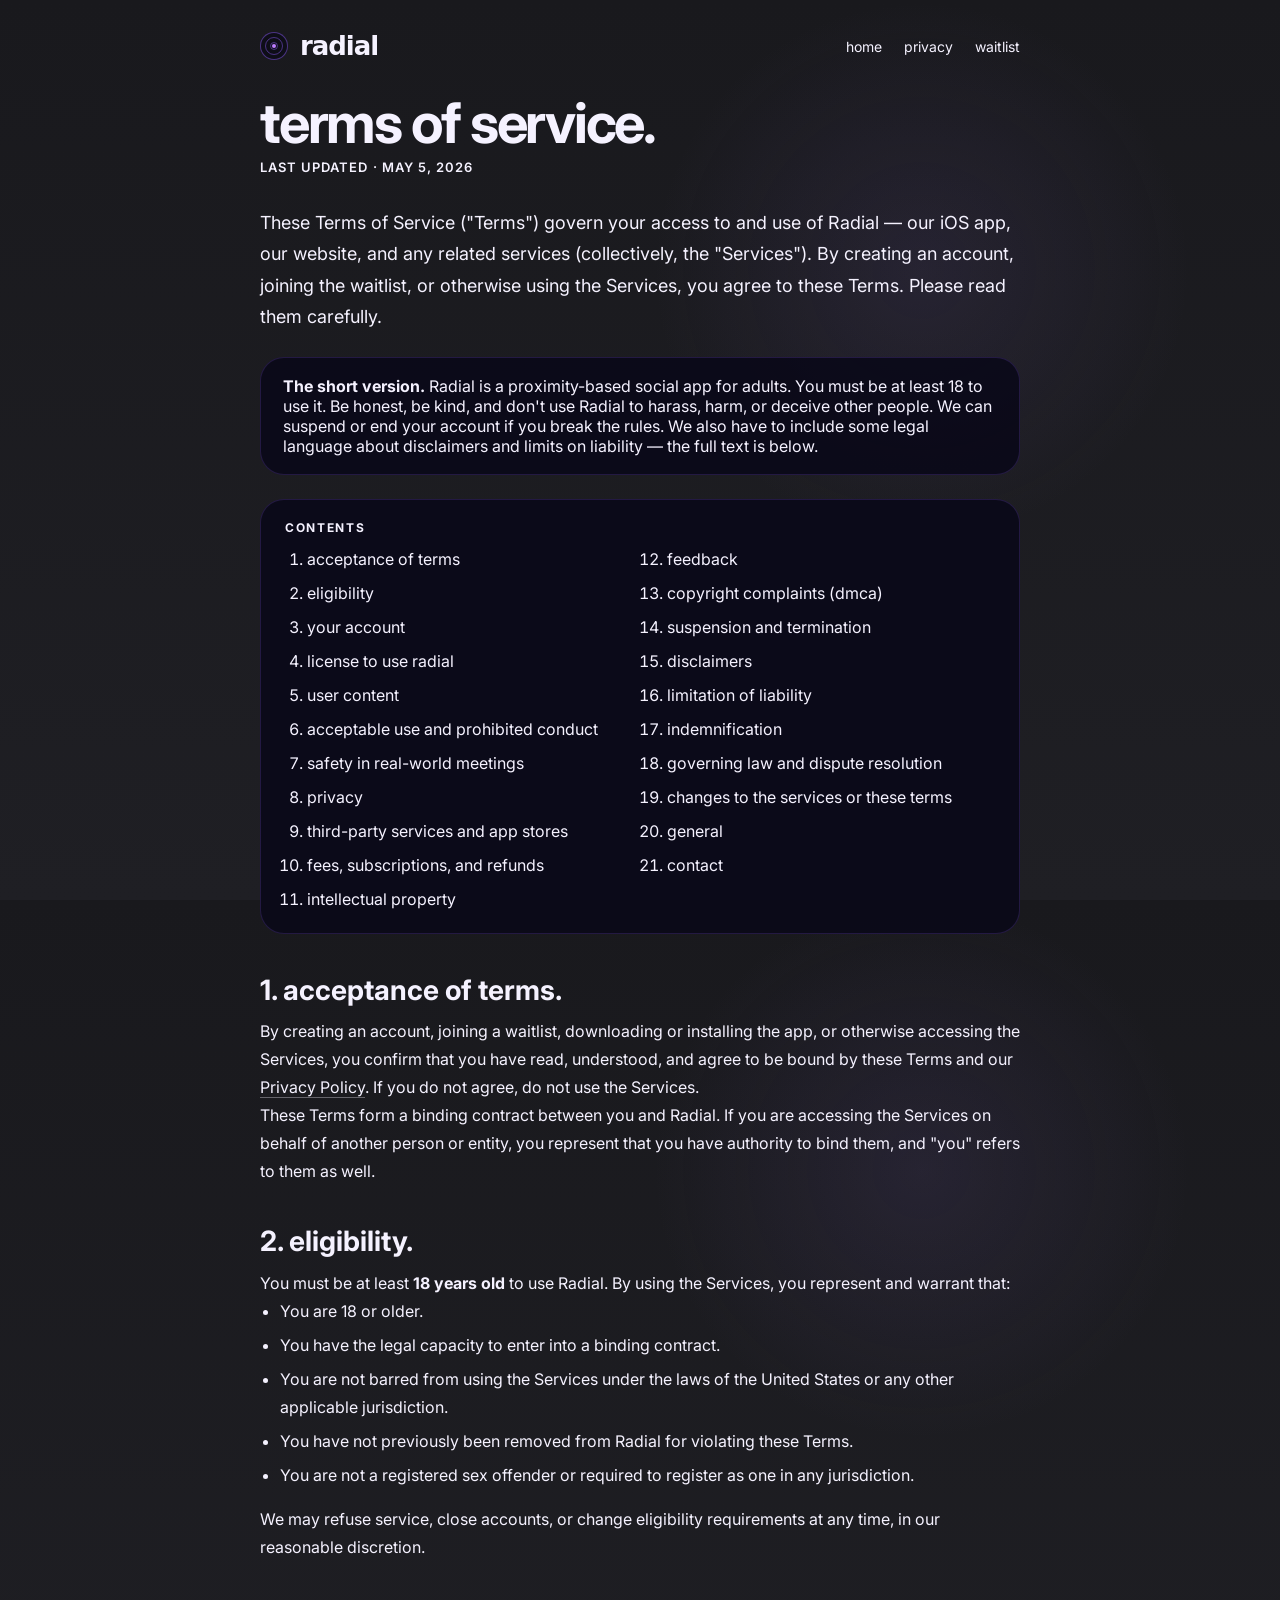
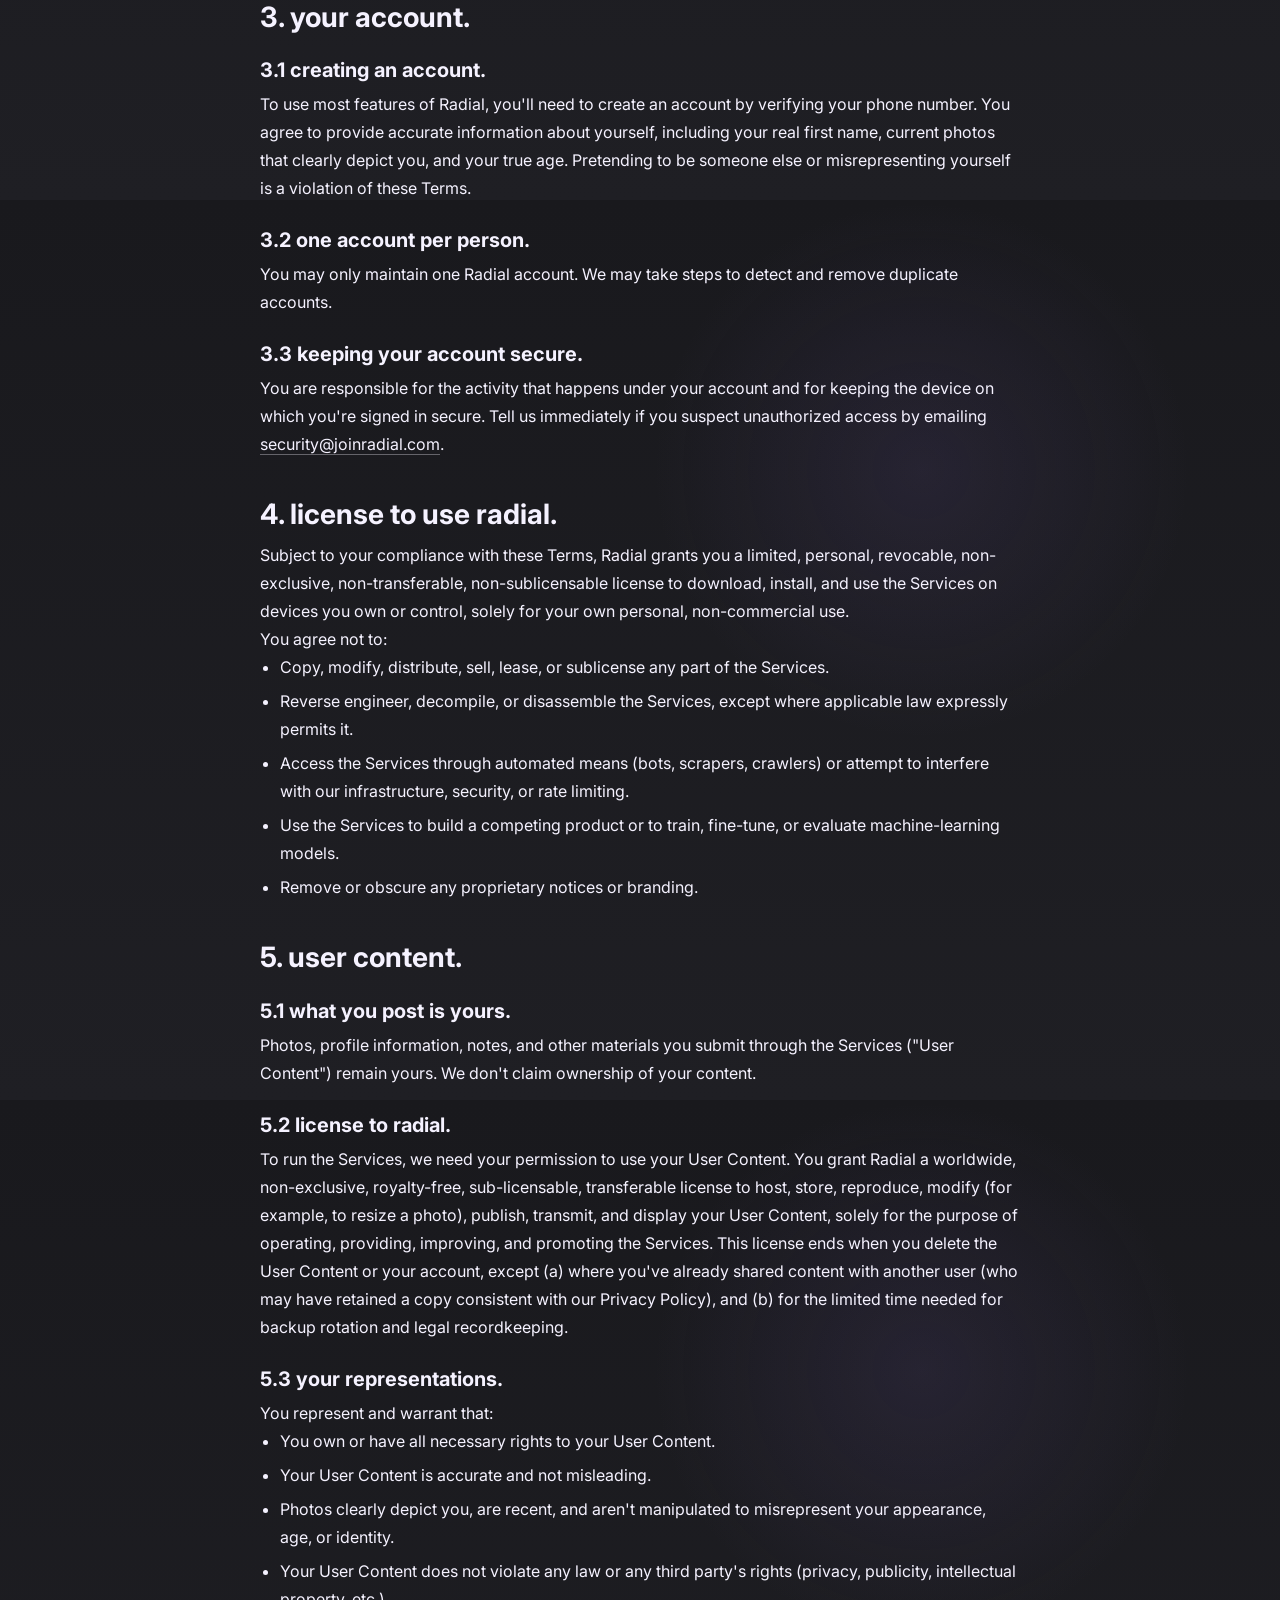
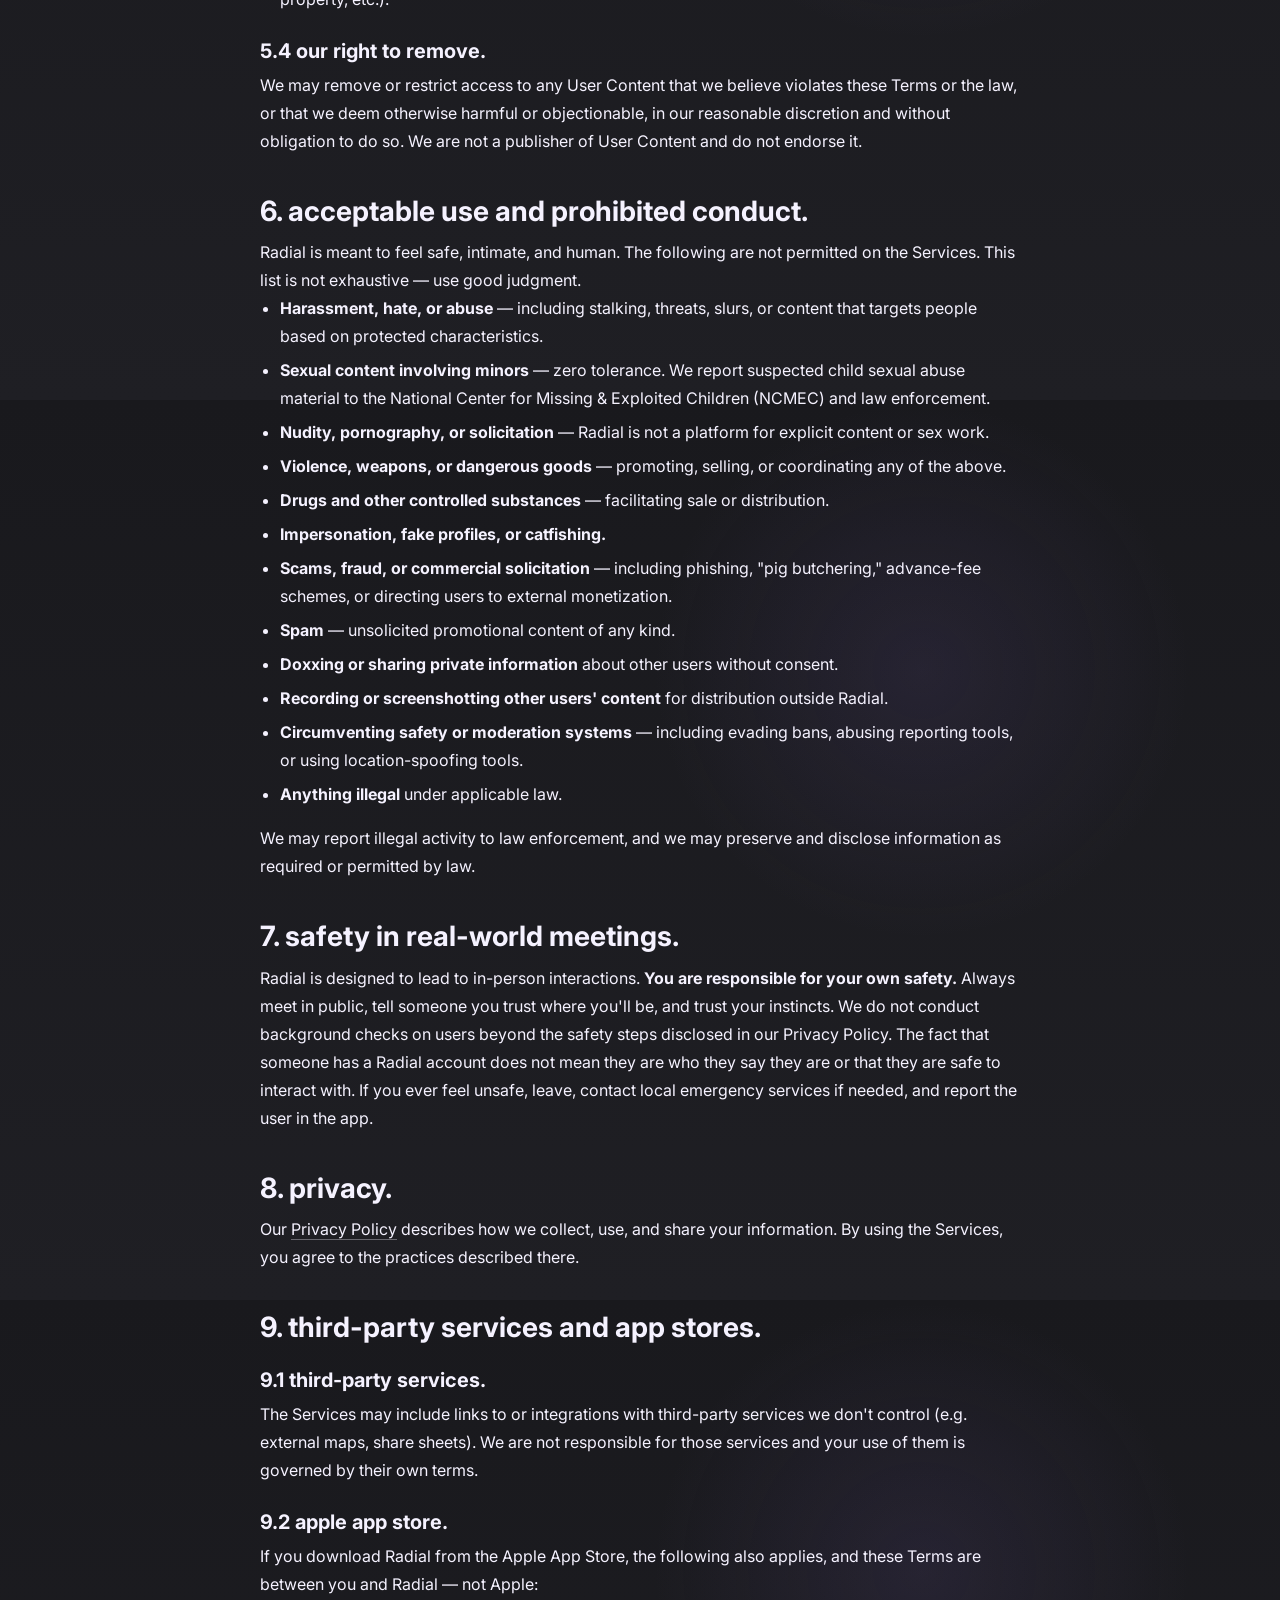
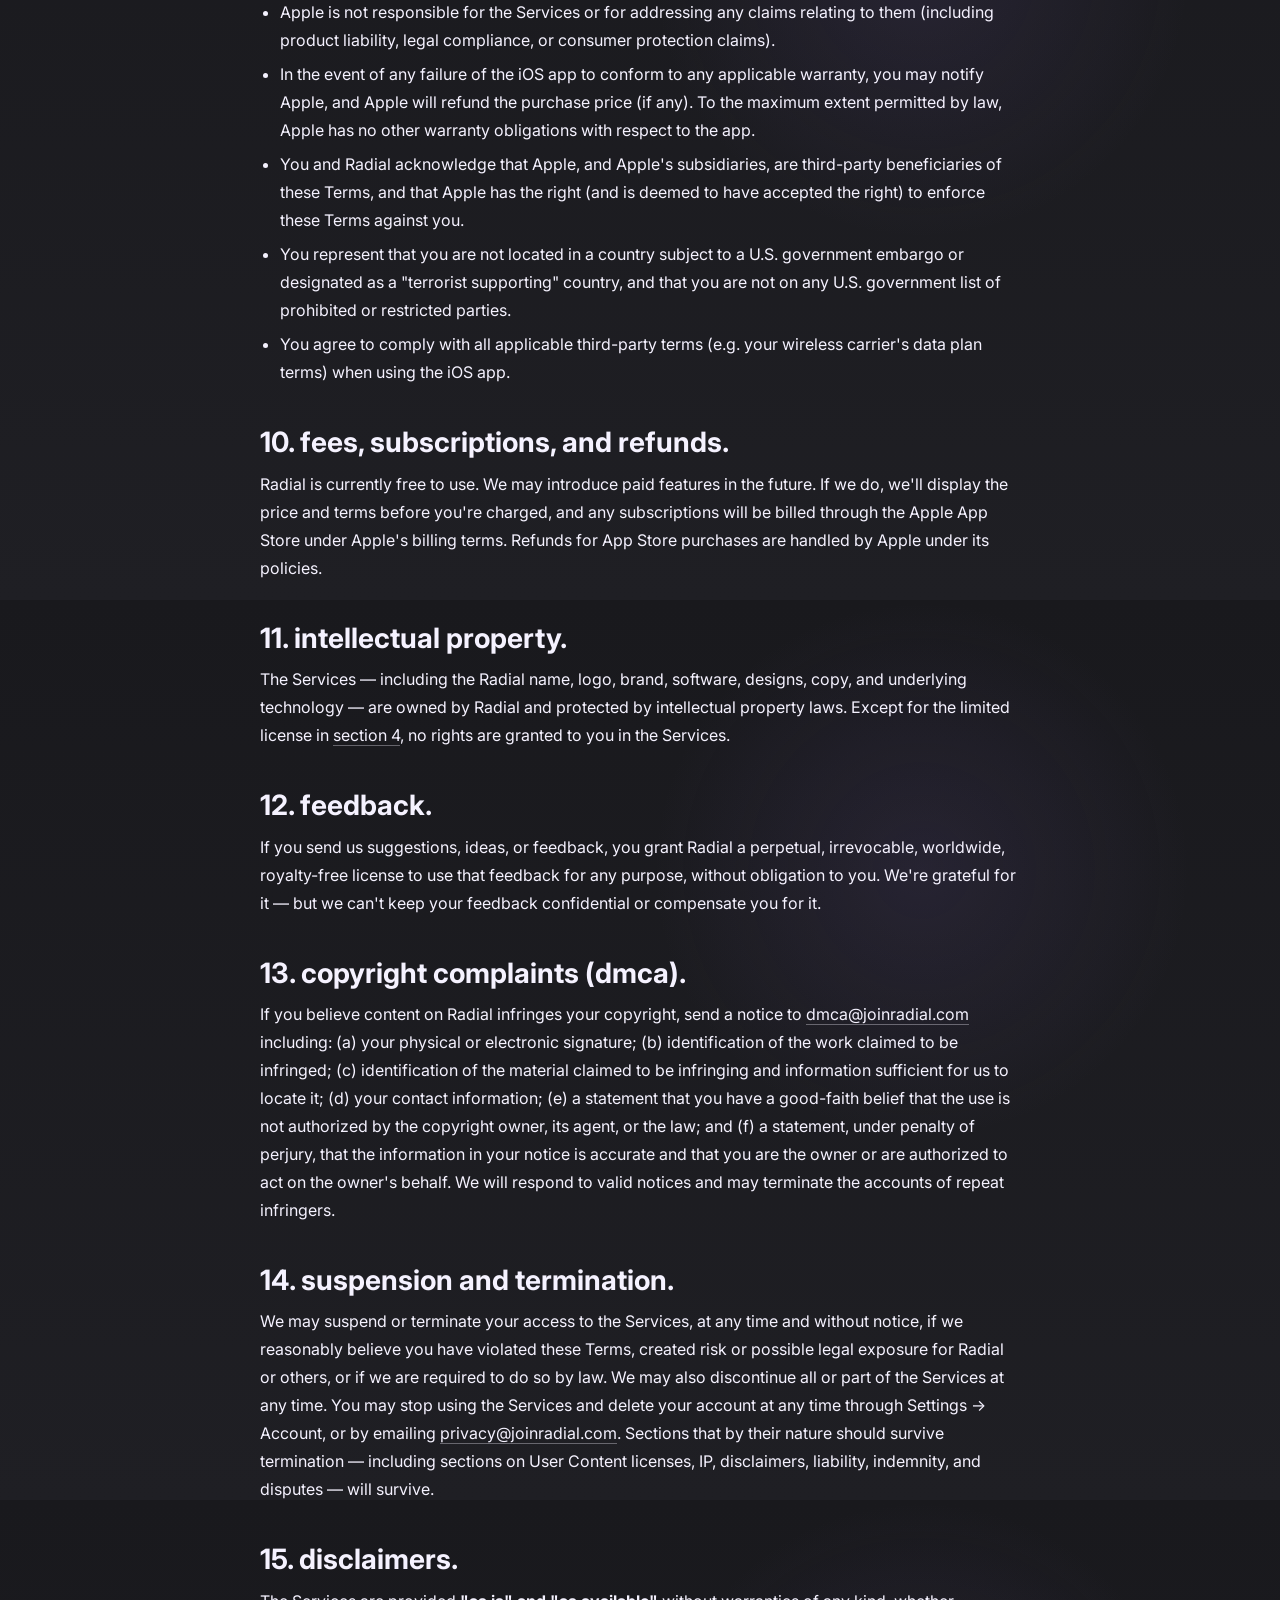
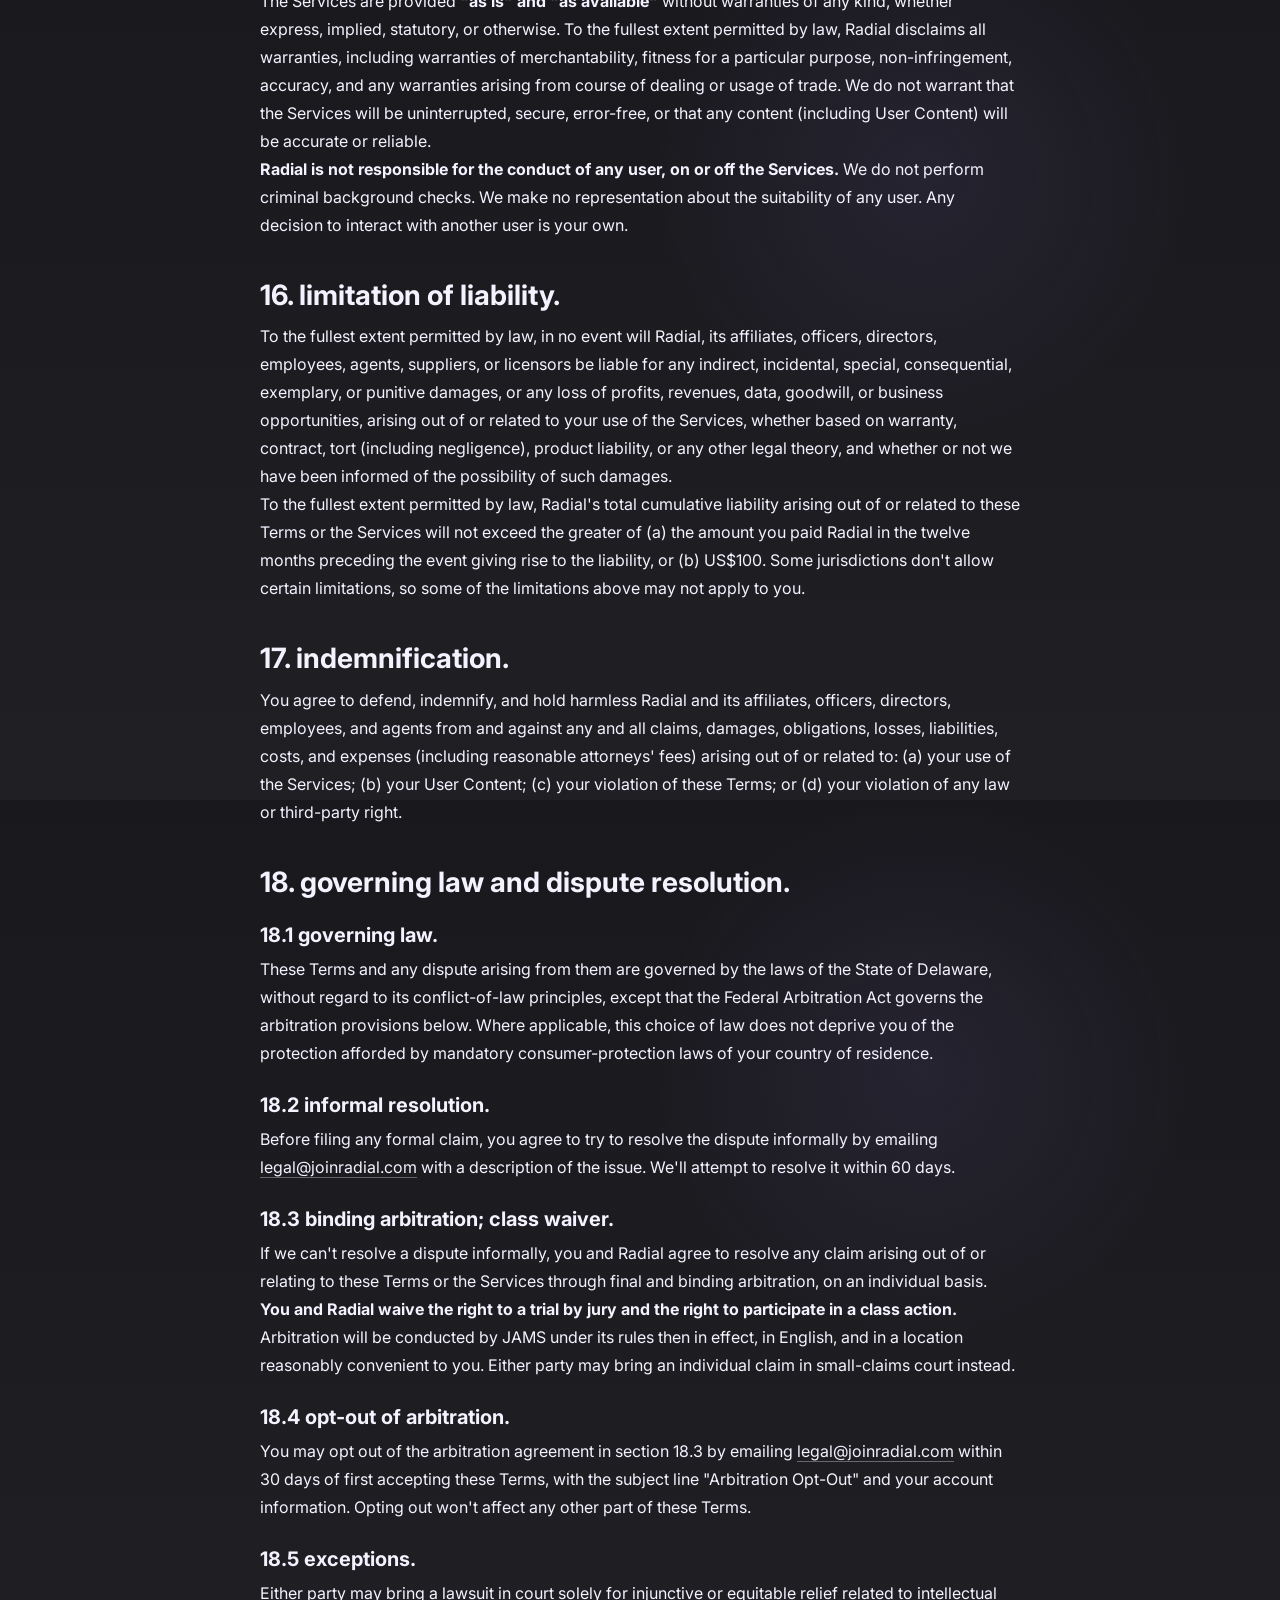
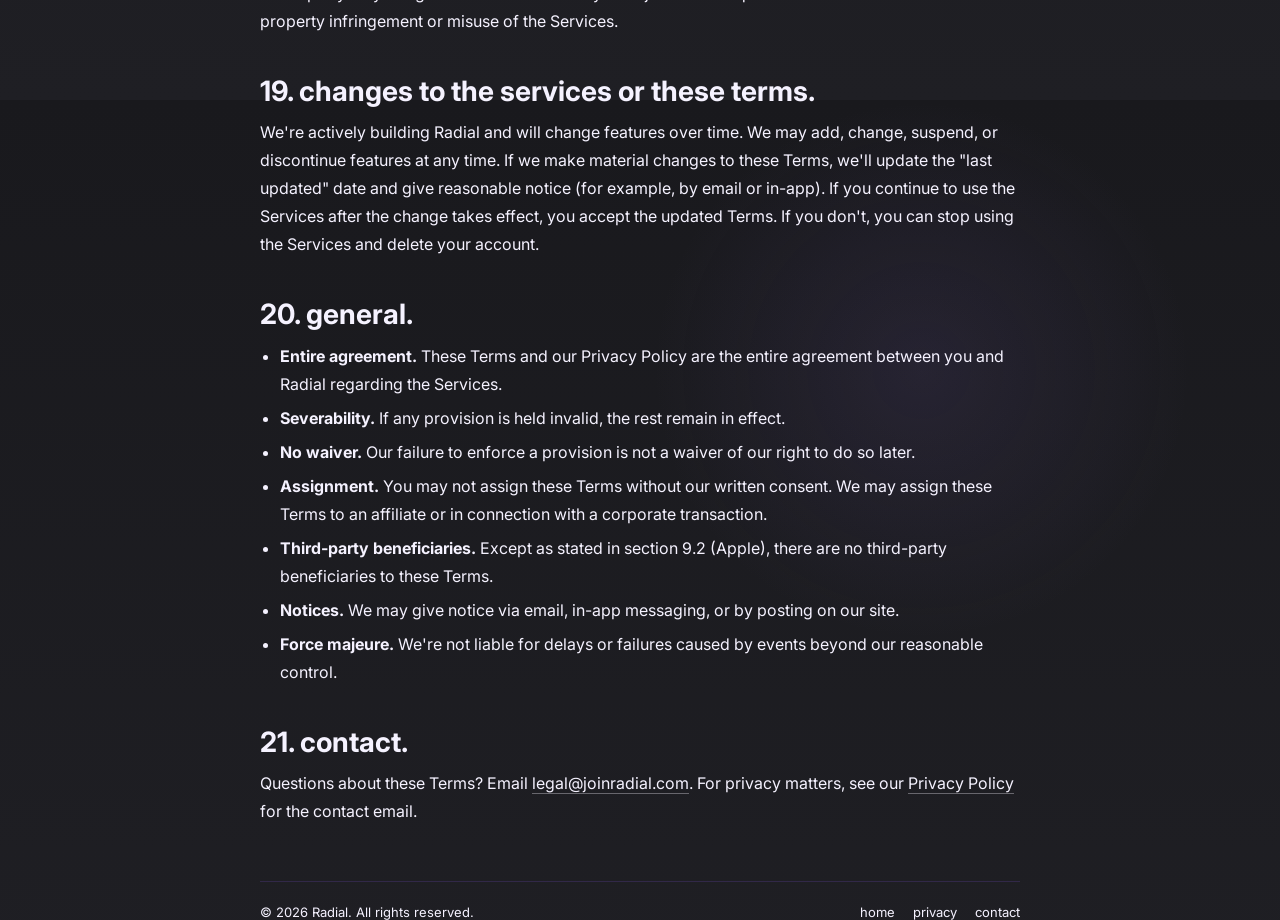
<file: terms.html>
<!doctype html>
<html lang="en">
<head>
  <meta charset="utf-8" />
  <meta name="viewport" content="width=device-width, initial-scale=1.0" />
  <title>terms of service — radial</title>
  <meta name="description" content="The terms governing your use of the Radial app and related services." />
  <meta name="theme-color" content="#FCF8ED" />
  <meta name="robots" content="index,follow" />
  <link rel="icon" href="data:image/svg+xml,%3Csvg xmlns='http://www.w3.org/2000/svg' viewBox='0 0 32 32'%3E%3Crect width='32' height='32' rx='8' fill='%23FCF8ED'/%3E%3Cg fill='none' stroke='%231A1410' stroke-width='1.4'%3E%3Ccircle cx='16' cy='16' r='12'/%3E%3Ccircle cx='16' cy='16' r='8'/%3E%3Ccircle cx='16' cy='16' r='4'/%3E%3C/g%3E%3Ccircle cx='16' cy='16' r='1.8' fill='%23E8735A'/%3E%3C/svg%3E" />
  <link rel="stylesheet" href="styles.css" />
</head>
<body class="legal-page">
  <div class="shell">

    <nav class="nav" aria-label="Primary">
      <a class="brand" href="/" aria-label="radial home">
        <span class="radar-mark" aria-hidden="true"><span class="center-dot"></span></span>
        <span class="wordmark">radial</span>
      </a>
      <div class="nav-links">
        <a href="/">home</a>
        <a href="privacy.html">privacy</a>
        <a href="/#waitlist">waitlist</a>
      </div>
    </nav>

    <main>
      <h1>terms of service.</h1>
      <div class="effective">last updated · may 5, 2026</div>

      <p class="lead">
        These Terms of Service ("Terms") govern your access to and use of
        Radial — our iOS app, our website, and any related services
        (collectively, the "Services"). By creating an account, joining the
        waitlist, or otherwise using the Services, you agree to these Terms.
        Please read them carefully.
      </p>

      <div class="callout">
        <strong>The short version.</strong> Radial is a proximity-based social
        app for adults. You must be at least 18 to use it. Be honest, be kind,
        and don't use Radial to harass, harm, or deceive other people. We can
        suspend or end your account if you break the rules. We also have to
        include some legal language about disclaimers and limits on liability —
        the full text is below.
      </div>

      <div class="toc" aria-label="Table of contents">
        <h4>contents</h4>
        <ol>
          <li><a href="#acceptance">acceptance of terms</a></li>
          <li><a href="#eligibility">eligibility</a></li>
          <li><a href="#accounts">your account</a></li>
          <li><a href="#license">license to use radial</a></li>
          <li><a href="#user-content">user content</a></li>
          <li><a href="#conduct">acceptable use and prohibited conduct</a></li>
          <li><a href="#safety">safety in real-world meetings</a></li>
          <li><a href="#privacy">privacy</a></li>
          <li><a href="#third-party">third-party services and app stores</a></li>
          <li><a href="#fees">fees, subscriptions, and refunds</a></li>
          <li><a href="#ip">intellectual property</a></li>
          <li><a href="#feedback">feedback</a></li>
          <li><a href="#dmca">copyright complaints (dmca)</a></li>
          <li><a href="#suspension">suspension and termination</a></li>
          <li><a href="#disclaimers">disclaimers</a></li>
          <li><a href="#liability">limitation of liability</a></li>
          <li><a href="#indemnity">indemnification</a></li>
          <li><a href="#disputes">governing law and dispute resolution</a></li>
          <li><a href="#changes">changes to the services or these terms</a></li>
          <li><a href="#general">general</a></li>
          <li><a href="#contact">contact</a></li>
        </ol>
      </div>

      <h2 id="acceptance">1. acceptance of terms.</h2>
      <p>
        By creating an account, joining a waitlist, downloading or installing
        the app, or otherwise accessing the Services, you confirm that you have
        read, understood, and agree to be bound by these Terms and our
        <a href="privacy.html">Privacy Policy</a>. If you do not agree, do not
        use the Services.
      </p>
      <p>
        These Terms form a binding contract between you and Radial. If you are
        accessing the Services on behalf of another person or entity, you
        represent that you have authority to bind them, and "you" refers to
        them as well.
      </p>

      <h2 id="eligibility">2. eligibility.</h2>
      <p>
        You must be at least <strong>18 years old</strong> to use Radial. By
        using the Services, you represent and warrant that:
      </p>
      <ul>
        <li>You are 18 or older.</li>
        <li>You have the legal capacity to enter into a binding contract.</li>
        <li>You are not barred from using the Services under the laws of the United States or any other applicable jurisdiction.</li>
        <li>You have not previously been removed from Radial for violating these Terms.</li>
        <li>You are not a registered sex offender or required to register as one in any jurisdiction.</li>
      </ul>
      <p>
        We may refuse service, close accounts, or change eligibility
        requirements at any time, in our reasonable discretion.
      </p>

      <h2 id="accounts">3. your account.</h2>

      <h3>3.1 creating an account.</h3>
      <p>
        To use most features of Radial, you'll need to create an account by
        verifying your phone number. You agree to provide accurate information
        about yourself, including your real first name, current photos that
        clearly depict you, and your true age. Pretending to be someone else
        or misrepresenting yourself is a violation of these Terms.
      </p>

      <h3>3.2 one account per person.</h3>
      <p>
        You may only maintain one Radial account. We may take steps to detect
        and remove duplicate accounts.
      </p>

      <h3>3.3 keeping your account secure.</h3>
      <p>
        You are responsible for the activity that happens under your account
        and for keeping the device on which you're signed in secure. Tell us
        immediately if you suspect unauthorized access by emailing
        <a href="mailto:security@joinradial.com">security@joinradial.com</a>.
      </p>

      <h2 id="license">4. license to use radial.</h2>
      <p>
        Subject to your compliance with these Terms, Radial grants you a
        limited, personal, revocable, non-exclusive, non-transferable,
        non-sublicensable license to download, install, and use the Services
        on devices you own or control, solely for your own personal,
        non-commercial use.
      </p>
      <p>You agree not to:</p>
      <ul>
        <li>Copy, modify, distribute, sell, lease, or sublicense any part of the Services.</li>
        <li>Reverse engineer, decompile, or disassemble the Services, except where applicable law expressly permits it.</li>
        <li>Access the Services through automated means (bots, scrapers, crawlers) or attempt to interfere with our infrastructure, security, or rate limiting.</li>
        <li>Use the Services to build a competing product or to train, fine-tune, or evaluate machine-learning models.</li>
        <li>Remove or obscure any proprietary notices or branding.</li>
      </ul>

      <h2 id="user-content">5. user content.</h2>

      <h3>5.1 what you post is yours.</h3>
      <p>
        Photos, profile information, notes, and other materials you submit
        through the Services ("User Content") remain yours. We don't claim
        ownership of your content.
      </p>

      <h3>5.2 license to radial.</h3>
      <p>
        To run the Services, we need your permission to use your User
        Content. You grant Radial a worldwide, non-exclusive, royalty-free,
        sub-licensable, transferable license to host, store, reproduce, modify
        (for example, to resize a photo), publish, transmit, and display your
        User Content, solely for the purpose of operating, providing,
        improving, and promoting the Services. This license ends when you
        delete the User Content or your account, except (a) where you've
        already shared content with another user (who may have retained a copy
        consistent with our Privacy Policy), and (b) for the limited time
        needed for backup rotation and legal recordkeeping.
      </p>

      <h3>5.3 your representations.</h3>
      <p>You represent and warrant that:</p>
      <ul>
        <li>You own or have all necessary rights to your User Content.</li>
        <li>Your User Content is accurate and not misleading.</li>
        <li>Photos clearly depict you, are recent, and aren't manipulated to misrepresent your appearance, age, or identity.</li>
        <li>Your User Content does not violate any law or any third party's rights (privacy, publicity, intellectual property, etc.).</li>
      </ul>

      <h3>5.4 our right to remove.</h3>
      <p>
        We may remove or restrict access to any User Content that we believe
        violates these Terms or the law, or that we deem otherwise harmful or
        objectionable, in our reasonable discretion and without obligation to
        do so. We are not a publisher of User Content and do not endorse it.
      </p>

      <h2 id="conduct">6. acceptable use and prohibited conduct.</h2>
      <p>
        Radial is meant to feel safe, intimate, and human. The following are
        not permitted on the Services. This list is not exhaustive — use good
        judgment.
      </p>
      <ul>
        <li><strong>Harassment, hate, or abuse</strong> — including stalking, threats, slurs, or content that targets people based on protected characteristics.</li>
        <li><strong>Sexual content involving minors</strong> — zero tolerance. We report suspected child sexual abuse material to the National Center for Missing &amp; Exploited Children (NCMEC) and law enforcement.</li>
        <li><strong>Nudity, pornography, or solicitation</strong> — Radial is not a platform for explicit content or sex work.</li>
        <li><strong>Violence, weapons, or dangerous goods</strong> — promoting, selling, or coordinating any of the above.</li>
        <li><strong>Drugs and other controlled substances</strong> — facilitating sale or distribution.</li>
        <li><strong>Impersonation, fake profiles, or catfishing.</strong></li>
        <li><strong>Scams, fraud, or commercial solicitation</strong> — including phishing, "pig butchering," advance-fee schemes, or directing users to external monetization.</li>
        <li><strong>Spam</strong> — unsolicited promotional content of any kind.</li>
        <li><strong>Doxxing or sharing private information</strong> about other users without consent.</li>
        <li><strong>Recording or screenshotting other users' content</strong> for distribution outside Radial.</li>
        <li><strong>Circumventing safety or moderation systems</strong> — including evading bans, abusing reporting tools, or using location-spoofing tools.</li>
        <li><strong>Anything illegal</strong> under applicable law.</li>
      </ul>
      <p>
        We may report illegal activity to law enforcement, and we may preserve
        and disclose information as required or permitted by law.
      </p>

      <h2 id="safety">7. safety in real-world meetings.</h2>
      <p>
        Radial is designed to lead to in-person interactions. <strong>You are
        responsible for your own safety.</strong> Always meet in public, tell
        someone you trust where you'll be, and trust your instincts. We do not
        conduct background checks on users beyond the safety steps disclosed
        in our Privacy Policy. The fact that someone has a Radial account does
        not mean they are who they say they are or that they are safe to
        interact with. If you ever feel unsafe, leave, contact local
        emergency services if needed, and report the user in the app.
      </p>

      <h2 id="privacy">8. privacy.</h2>
      <p>
        Our <a href="privacy.html">Privacy Policy</a> describes how we
        collect, use, and share your information. By using the Services, you
        agree to the practices described there.
      </p>

      <h2 id="third-party">9. third-party services and app stores.</h2>

      <h3>9.1 third-party services.</h3>
      <p>
        The Services may include links to or integrations with third-party
        services we don't control (e.g. external maps, share sheets). We are
        not responsible for those services and your use of them is governed by
        their own terms.
      </p>

      <h3>9.2 apple app store.</h3>
      <p>
        If you download Radial from the Apple App Store, the following also
        applies, and these Terms are between you and Radial — not Apple:
      </p>
      <ul>
        <li>Apple is not responsible for the Services or for addressing any claims relating to them (including product liability, legal compliance, or consumer protection claims).</li>
        <li>In the event of any failure of the iOS app to conform to any applicable warranty, you may notify Apple, and Apple will refund the purchase price (if any). To the maximum extent permitted by law, Apple has no other warranty obligations with respect to the app.</li>
        <li>You and Radial acknowledge that Apple, and Apple's subsidiaries, are third-party beneficiaries of these Terms, and that Apple has the right (and is deemed to have accepted the right) to enforce these Terms against you.</li>
        <li>You represent that you are not located in a country subject to a U.S. government embargo or designated as a "terrorist supporting" country, and that you are not on any U.S. government list of prohibited or restricted parties.</li>
        <li>You agree to comply with all applicable third-party terms (e.g. your wireless carrier's data plan terms) when using the iOS app.</li>
      </ul>

      <h2 id="fees">10. fees, subscriptions, and refunds.</h2>
      <p>
        Radial is currently free to use. We may introduce paid features in the
        future. If we do, we'll display the price and terms before you're
        charged, and any subscriptions will be billed through the Apple App
        Store under Apple's billing terms. Refunds for App Store purchases are
        handled by Apple under its policies.
      </p>

      <h2 id="ip">11. intellectual property.</h2>
      <p>
        The Services — including the Radial name, logo, brand, software,
        designs, copy, and underlying technology — are owned by Radial and
        protected by intellectual property laws. Except for the limited
        license in <a href="#license">section 4</a>, no rights are granted to
        you in the Services.
      </p>

      <h2 id="feedback">12. feedback.</h2>
      <p>
        If you send us suggestions, ideas, or feedback, you grant Radial a
        perpetual, irrevocable, worldwide, royalty-free license to use that
        feedback for any purpose, without obligation to you. We're grateful
        for it — but we can't keep your feedback confidential or compensate
        you for it.
      </p>

      <h2 id="dmca">13. copyright complaints (dmca).</h2>
      <p>
        If you believe content on Radial infringes your copyright, send a
        notice to <a href="mailto:dmca@joinradial.com">dmca@joinradial.com</a>
        including: (a) your physical or electronic signature; (b)
        identification of the work claimed to be infringed; (c) identification
        of the material claimed to be infringing and information sufficient
        for us to locate it; (d) your contact information; (e) a statement
        that you have a good-faith belief that the use is not authorized by
        the copyright owner, its agent, or the law; and (f) a statement, under
        penalty of perjury, that the information in your notice is accurate
        and that you are the owner or are authorized to act on the owner's
        behalf. We will respond to valid notices and may terminate the
        accounts of repeat infringers.
      </p>

      <h2 id="suspension">14. suspension and termination.</h2>
      <p>
        We may suspend or terminate your access to the Services, at any time
        and without notice, if we reasonably believe you have violated these
        Terms, created risk or possible legal exposure for Radial or others,
        or if we are required to do so by law. We may also discontinue all or
        part of the Services at any time. You may stop using the Services and
        delete your account at any time through Settings → Account, or by
        emailing <a href="mailto:privacy@joinradial.com">privacy@joinradial.com</a>.
        Sections that by their nature should survive termination — including
        sections on User Content licenses, IP, disclaimers, liability,
        indemnity, and disputes — will survive.
      </p>

      <h2 id="disclaimers">15. disclaimers.</h2>
      <p>
        The Services are provided <strong>"as is" and "as available"</strong>
        without warranties of any kind, whether express, implied, statutory,
        or otherwise. To the fullest extent permitted by law, Radial disclaims
        all warranties, including warranties of merchantability, fitness for a
        particular purpose, non-infringement, accuracy, and any warranties
        arising from course of dealing or usage of trade. We do not warrant
        that the Services will be uninterrupted, secure, error-free, or that
        any content (including User Content) will be accurate or reliable.
      </p>
      <p>
        <strong>Radial is not responsible for the conduct of any user, on or
        off the Services.</strong> We do not perform criminal background
        checks. We make no representation about the suitability of any user.
        Any decision to interact with another user is your own.
      </p>

      <h2 id="liability">16. limitation of liability.</h2>
      <p>
        To the fullest extent permitted by law, in no event will Radial, its
        affiliates, officers, directors, employees, agents, suppliers, or
        licensors be liable for any indirect, incidental, special,
        consequential, exemplary, or punitive damages, or any loss of profits,
        revenues, data, goodwill, or business opportunities, arising out of or
        related to your use of the Services, whether based on warranty,
        contract, tort (including negligence), product liability, or any other
        legal theory, and whether or not we have been informed of the
        possibility of such damages.
      </p>
      <p>
        To the fullest extent permitted by law, Radial's total cumulative
        liability arising out of or related to these Terms or the Services
        will not exceed the greater of (a) the amount you paid Radial in the
        twelve months preceding the event giving rise to the liability, or (b)
        US$100. Some jurisdictions don't allow certain limitations, so some of
        the limitations above may not apply to you.
      </p>

      <h2 id="indemnity">17. indemnification.</h2>
      <p>
        You agree to defend, indemnify, and hold harmless Radial and its
        affiliates, officers, directors, employees, and agents from and
        against any and all claims, damages, obligations, losses, liabilities,
        costs, and expenses (including reasonable attorneys' fees) arising
        out of or related to: (a) your use of the Services; (b) your User
        Content; (c) your violation of these Terms; or (d) your violation of
        any law or third-party right.
      </p>

      <h2 id="disputes">18. governing law and dispute resolution.</h2>

      <h3>18.1 governing law.</h3>
      <p>
        These Terms and any dispute arising from them are governed by the laws
        of the State of Delaware, without regard to its conflict-of-law
        principles, except that the Federal Arbitration Act governs the
        arbitration provisions below. Where applicable, this choice of law
        does not deprive you of the protection afforded by mandatory
        consumer-protection laws of your country of residence.
      </p>

      <h3>18.2 informal resolution.</h3>
      <p>
        Before filing any formal claim, you agree to try to resolve the
        dispute informally by emailing
        <a href="mailto:legal@joinradial.com">legal@joinradial.com</a> with a
        description of the issue. We'll attempt to resolve it within 60 days.
      </p>

      <h3>18.3 binding arbitration; class waiver.</h3>
      <p>
        If we can't resolve a dispute informally, you and Radial agree to
        resolve any claim arising out of or relating to these Terms or the
        Services through final and binding arbitration, on an individual
        basis. <strong>You and Radial waive the right to a trial by jury and
        the right to participate in a class action.</strong> Arbitration will
        be conducted by JAMS under its rules then in effect, in English, and
        in a location reasonably convenient to you. Either party may bring an
        individual claim in small-claims court instead.
      </p>

      <h3>18.4 opt-out of arbitration.</h3>
      <p>
        You may opt out of the arbitration agreement in section 18.3 by
        emailing <a href="mailto:legal@joinradial.com">legal@joinradial.com</a> within
        30 days of first accepting these Terms, with the subject line
        "Arbitration Opt-Out" and your account information. Opting out won't
        affect any other part of these Terms.
      </p>

      <h3>18.5 exceptions.</h3>
      <p>
        Either party may bring a lawsuit in court solely for injunctive or
        equitable relief related to intellectual property infringement or
        misuse of the Services.
      </p>

      <h2 id="changes">19. changes to the services or these terms.</h2>
      <p>
        We're actively building Radial and will change features over time. We
        may add, change, suspend, or discontinue features at any time. If we
        make material changes to these Terms, we'll update the "last updated"
        date and give reasonable notice (for example, by email or in-app). If
        you continue to use the Services after the change takes effect, you
        accept the updated Terms. If you don't, you can stop using the
        Services and delete your account.
      </p>

      <h2 id="general">20. general.</h2>
      <ul>
        <li><strong>Entire agreement.</strong> These Terms and our Privacy Policy are the entire agreement between you and Radial regarding the Services.</li>
        <li><strong>Severability.</strong> If any provision is held invalid, the rest remain in effect.</li>
        <li><strong>No waiver.</strong> Our failure to enforce a provision is not a waiver of our right to do so later.</li>
        <li><strong>Assignment.</strong> You may not assign these Terms without our written consent. We may assign these Terms to an affiliate or in connection with a corporate transaction.</li>
        <li><strong>Third-party beneficiaries.</strong> Except as stated in section 9.2 (Apple), there are no third-party beneficiaries to these Terms.</li>
        <li><strong>Notices.</strong> We may give notice via email, in-app messaging, or by posting on our site.</li>
        <li><strong>Force majeure.</strong> We're not liable for delays or failures caused by events beyond our reasonable control.</li>
      </ul>

      <h2 id="contact">21. contact.</h2>
      <p>
        Questions about these Terms? Email
        <a href="mailto:legal@joinradial.com">legal@joinradial.com</a>. For privacy
        matters, see our <a href="privacy.html">Privacy Policy</a> for the
        contact email.
      </p>
    </main>

    <footer class="site-footer">
      <div>© <span id="year"></span> Radial. All rights reserved.</div>
      <div class="footer-links">
        <a href="/">home</a>
        <a href="privacy.html">privacy</a>
        <a href="mailto:hello@joinradial.com">contact</a>
      </div>
    </footer>
  </div>

  <script>
    document.getElementById('year').textContent = new Date().getFullYear();
  </script>
</body>
</html>
</file>
<file: styles.css>
@import url('https://fonts.googleapis.com/css2?family=Inter:wght@400;500;600;700&family=Special+Elite&display=swap');

:root {
  --bg: #1c1c20;
  --panel: #202026;
  --panel-soft: #26262d;
  --field: #222228;
  --border: rgba(132, 132, 160, 0.28);
  --border-soft: rgba(168, 145, 229, 0.24);
  --violet: #9c5cff;
  --violet-2: #6f37ee;
  --violet-3: #bc7cff;
  --text-primary: #f5f2ff;
  --text-secondary: #f5f2ff;
  --text-muted: #f5f2ff;
  --success: #8be0a8;
  --error: #ff8f9d;
  --radius-xl: 34px;
  --radius-lg: 24px;
  --radius-pill: 999px;
  --content-width: 760px;
}

* { box-sizing: border-box; }

html { scroll-behavior: smooth; }

body {
  margin: 0;
  height: 100vh;
  height: 100dvh;
  overflow: hidden;
  background:
    radial-gradient(circle at 72% 30%, rgba(98, 79, 148, 0.16), transparent 24%),
    linear-gradient(180deg, #19191d 0%, #1f1f24 100%);
  color: var(--text-primary);
  font-family: "Inter", -apple-system, BlinkMacSystemFont, "Segoe UI", sans-serif;
  -webkit-font-smoothing: antialiased;
  -moz-osx-font-smoothing: grayscale;
  -webkit-tap-highlight-color: transparent;
  text-size-adjust: 100%;
  -webkit-text-size-adjust: 100%;
}

button, a, input { -webkit-tap-highlight-color: transparent; }

a {
  color: inherit;
  text-decoration: none;
  border-bottom: 1px solid rgba(245, 242, 255, 0.34);
}

a:hover { color: var(--violet-3); }

p { margin: 0; }

.shell {
  max-width: 1540px;
  height: 100%;
  margin: 0 auto;
  padding: 0;
  height: 100vh;
}

.landing-card {
  position: relative;
  height: 100%;
  display: grid;
  grid-template-columns: 38% 62%;
  grid-template-rows: 1fr auto;
  background: linear-gradient(180deg, rgba(31, 31, 37, 0.98), rgba(26, 26, 31, 1));
  border: 1px solid rgba(130, 130, 146, 0.24);
  border-radius: var(--radius-xl);
  overflow: hidden;
  box-shadow: inset 0 0 0 1px rgba(255, 255, 255, 0.03);
}

.landing-card::before {
  content: "";
  position: absolute;
  top: 0;
  bottom: 36px;
  left: 29%;
  width: 320px;
  transform: translateX(-50%);
  pointer-events: none;
  background: linear-gradient(90deg, rgba(28, 28, 33, 0) 0%, rgba(31, 31, 37, 0.12) 10%, rgba(36, 36, 42, 0.24) 24%, rgba(42, 42, 48, 0.34) 42%, rgba(42, 42, 48, 0.3) 58%, rgba(34, 34, 39, 0.14) 76%, rgba(28, 28, 33, 0) 100%);
  filter: blur(20px);
  z-index: 3;
}

.landing-copy {
  position: relative;
  z-index: 2;
  padding: clamp(52px, 6.6vh, 78px) 30px clamp(38px, 4.8vh, 52px) clamp(34px, 4vw, 60px);
  display: flex;
  flex-direction: column;
  align-items: flex-start;
  overflow: hidden;
  background:
    linear-gradient(90deg, rgba(28, 28, 32, 0.96) 0%, rgba(30, 30, 35, 0.94) 50%, rgba(34, 34, 39, 0.8) 68%, rgba(39, 37, 45, 0.48) 82%, rgba(39, 37, 45, 0.1) 100%);
  justify-content: center;
}

.landing-copy::after {
  content: none;
}

.landing-copy > :not(.firefly-layer-copy):not(.firefly-layer-mobile-page) {
  position: relative;
  z-index: 1;
}

.brand-block {
  margin-bottom: clamp(18px, 2.4vh, 28px);
  padding-top: 18px;
  width: 100%;
  max-width: 500px;
}

.brand-block h1 {
  margin: 0 0 6px;
  font-family: "General Sans", -apple-system, BlinkMacSystemFont,
               system-ui, sans-serif;
  font-size: clamp(40px, 3.6vw, 52px);
  line-height: 1;
  font-weight: 700;
  letter-spacing: -0.02em;
  color: #f5f2ff;
  -webkit-text-stroke: 0;
  text-shadow: none;
}

.tagline {
  color: var(--text-primary);
  font-size: clamp(18px, 1.6vw, 26px);
  letter-spacing: -0.03em;
  font-weight: 400;
}

.intro {
  max-width: 520px;
  color: rgba(240, 242, 255, 0.94);
  font-size: clamp(13px, 1.18vw, 15px);
  line-height: 1.95;
  margin-bottom: 23px;
  width: 100%;
  font-family: "Special Elite", "Courier New", ui-monospace, monospace;
  position: relative;
  z-index: 1;
}

.intro-secondary {
  max-width: 560px;
}

.intro-note {
  position: relative;
  width: 100%;
  max-width: 560px;
  margin: 0 0 14px;
  padding: 24px 28px 18px 34px;
  border-radius: 16px;
  border: 1px solid rgba(174, 150, 230, 0.24);
  background:
    linear-gradient(180deg, rgba(28, 29, 39, 0.96), rgba(32, 33, 45, 0.93)),
    repeating-linear-gradient(
      to bottom,
      transparent 0,
      transparent 30px,
      rgba(131, 151, 215, 0.24) 30px,
      rgba(131, 151, 215, 0.24) 31px
    );
  box-shadow:
    0 16px 34px rgba(0, 0, 0, 0.24),
    0 0 0 1px rgba(255, 255, 255, 0.03),
    0 0 22px rgba(124, 82, 220, 0.08);
}

.intro-note::before {
  content: "";
  position: absolute;
  top: 0;
  bottom: 0;
  left: 24px;
  width: 1px;
  background: rgba(195, 132, 170, 0.28);
}

.intro-note .intro:last-of-type {
  margin-bottom: 0;
}

form.signup {
  display: flex;
  flex-direction: column;
  gap: 10px;
  max-width: 520px;
  width: 100%;
}

form.signup .field-row {
  display: grid;
  grid-template-columns: minmax(0, 1fr) minmax(0, 1fr);
  gap: 10px;
  width: 100%;
}

.field {
  width: 100%;
}

.with-icon {
  position: relative;
}

.field-icon {
  position: absolute;
  left: 17px;
  top: 50%;
  transform: translateY(-50%);
  font-size: 22px;
  line-height: 1;
  z-index: 1;
}

.field-icon.pin {
  width: 15px;
  height: 15px;
  border-radius: 50% 50% 50% 0;
  transform: translateY(-56%) rotate(-45deg);
  background: linear-gradient(180deg, #a95bff 0%, #7b46f7 100%);
}

.field-icon.pin::after {
  content: "";
  position: absolute;
  inset: 4px;
  border-radius: 50%;
  background: #160c31;
}

form.signup input[type="tel"],
form.signup input[type="text"],
form.signup input[type="email"] {
  width: 100%;
  height: clamp(48px, 5.3vh, 56px);
  padding: 0 20px 0 54px;
  border-radius: var(--radius-pill);
  border: 1px solid var(--border-soft);
  background: rgba(8, 7, 21, 0.94);
  color: var(--text-primary);
  font: 400 14px/1.2 "Inter", sans-serif;
  box-shadow: inset 0 0 0 1px rgba(255, 255, 255, 0.02);
  outline: none;
}

form.signup input::placeholder {
  color: rgba(245, 242, 255, 0.56);
}

form.signup input:focus {
  border-color: rgba(156, 92, 255, 0.75);
  box-shadow: 0 0 0 4px rgba(156, 92, 255, 0.14);
}

form.signup button[type="submit"] {
  display: inline-flex;
  align-items: center;
  justify-content: center;
  gap: 12px;
  width: 100%;
  height: clamp(52px, 5.8vh, 60px);
  margin-top: 2px;
  border: 1px solid rgba(154, 92, 255, 0.72);
  border-radius: var(--radius-pill);
  background:
    linear-gradient(180deg, rgba(10, 8, 24, 0.96), rgba(7, 6, 18, 0.96));
  color: #f7f3ff;
  font: 500 clamp(15px, 1.3vw, 18px)/1 "Inter", sans-serif;
  letter-spacing: -0.03em;
  cursor: pointer;
  box-shadow:
    inset 0 1px 0 rgba(255, 255, 255, 0.06),
    0 0 0 1px rgba(169, 91, 255, 0.18),
    0 0 18px rgba(124, 82, 220, 0.34),
    0 0 34px rgba(124, 82, 220, 0.16);
  transition: transform 140ms ease, box-shadow 140ms ease, opacity 140ms ease;
}

form.signup button[type="submit"]:hover {
  transform: translateY(-1px);
  box-shadow:
    inset 0 1px 0 rgba(255, 255, 255, 0.09),
    0 0 0 1px rgba(188, 124, 255, 0.26),
    0 0 22px rgba(124, 82, 220, 0.42),
    0 0 42px rgba(124, 82, 220, 0.2);
}

form.signup button[type="submit"] span {
  font-size: 24px;
  line-height: 0.8;
}

.rollout-copy {
  max-width: 420px;
  margin-top: 10px;
  color: var(--text-primary);
  font-size: clamp(13px, 1vw, 14px);
  line-height: 1.5;
  width: 100%;
  font-family: "Inter", -apple-system, BlinkMacSystemFont, "Segoe UI", sans-serif;
}

.privacy-note {
  max-width: 430px;
  margin-top: 12px;
  padding-top: 0;
  padding-bottom: 18px;
  color: var(--text-primary);
  font-size: 12.5px;
  line-height: 1.62;
  width: 100%;
  font-family: "Inter", -apple-system, BlinkMacSystemFont, "Segoe UI", sans-serif;
}

.signup-status {
  display: none;
  max-width: 412px;
  margin-top: 18px;
  padding: 14px 18px;
  border-radius: 16px;
  font-size: 14px;
}

.signup-status.success {
  display: block;
  background: rgba(139, 224, 168, 0.1);
  border: 1px solid rgba(139, 224, 168, 0.22);
  color: var(--success);
}

.signup-status.error {
  display: block;
  background: rgba(255, 143, 157, 0.08);
  border: 1px solid rgba(255, 143, 157, 0.22);
  color: var(--error);
}

.landing-scene {
  position: relative;
  min-height: 0;
  margin: 96px 116px 96px 58px;
  border-radius: 34px;
  border: 1px solid rgba(154, 92, 255, 0.48);
  background:
    linear-gradient(90deg, rgba(29, 29, 34, 0.3) 0%, rgba(29, 29, 34, 0.12) 16%, rgba(29, 29, 34, 0) 30%),
    url("assets/hero-scene-crop.png") center center / cover no-repeat;
  box-shadow:
    inset 0 0 0 1px rgba(255, 255, 255, 0.04),
    0 0 0 1px rgba(169, 91, 255, 0.14),
    0 0 22px rgba(124, 82, 220, 0.24),
    0 0 44px rgba(124, 82, 220, 0.12);
  overflow: hidden;
}

.firefly-layer {
  position: absolute;
  inset: 0;
  pointer-events: none;
  overflow: hidden;
  z-index: 1;
}

.firefly-layer-copy {
  inset: -10% 4% -8% -16%;
  opacity: 1;
}

.firefly-layer-mobile {
  display: none;
}

.firefly-layer-mobile-page {
  display: none;
}

.firefly {
  position: absolute;
  width: 8px;
  height: 8px;
  border-radius: 50%;
  background: radial-gradient(circle, rgba(255, 245, 192, 1) 0%, rgba(255, 220, 118, 0.92) 38%, rgba(255, 220, 118, 0.18) 72%, transparent 100%);
  box-shadow:
    0 0 8px rgba(255, 224, 130, 0.95),
    0 0 18px rgba(255, 208, 95, 0.52),
    0 0 32px rgba(255, 208, 95, 0.2);
  opacity: 0.45;
  will-change: transform, opacity;
  animation:
    firefly-drift 16s ease-in-out infinite,
    firefly-pulse 4.8s ease-in-out infinite;
}

.firefly-layer-copy .firefly {
  width: 6px;
  height: 6px;
  opacity: 0.26;
  box-shadow:
    0 0 7px rgba(255, 224, 130, 0.78),
    0 0 18px rgba(255, 208, 95, 0.34);
}

.f1 {
  left: 10%;
  top: 22%;
  animation-duration: 18s, 4.4s;
  animation-delay: -5s, -0.8s;
}

.f2 {
  left: 22%;
  top: 66%;
  width: 10px;
  height: 10px;
  animation-duration: 20s, 5.2s;
  animation-delay: -9s, -1.7s;
}

.f3 {
  left: 36%;
  top: 40%;
  width: 6px;
  height: 6px;
  animation-duration: 15s, 4s;
  animation-delay: -2.5s, -2.2s;
}

.f4 {
  left: 48%;
  top: 74%;
  animation-duration: 19s, 5.6s;
  animation-delay: -11s, -0.2s;
}

.f5 {
  left: 63%;
  top: 28%;
  width: 7px;
  height: 7px;
  animation-duration: 17s, 4.6s;
  animation-delay: -7s, -2.8s;
}

.f6 {
  left: 76%;
  top: 58%;
  width: 11px;
  height: 11px;
  animation-duration: 22s, 6s;
  animation-delay: -13s, -1.1s;
}

.f7 {
  left: 84%;
  top: 18%;
  width: 6px;
  height: 6px;
  animation-duration: 14s, 3.8s;
  animation-delay: -6s, -0.9s;
}

.f8 {
  left: 90%;
  top: 80%;
  width: 9px;
  height: 9px;
  animation-duration: 21s, 5s;
  animation-delay: -15s, -2.4s;
}

.fc1 {
  left: 8%;
  top: 18%;
  animation-duration: 17s, 5.4s;
  animation-delay: -3s, -1.4s;
}

.fc2 {
  left: 76%;
  top: 14%;
  width: 5px;
  height: 5px;
  animation-duration: 13s, 4.2s;
  animation-delay: -8s, -0.5s;
}

.fc3 {
  left: 18%;
  top: 56%;
  width: 7px;
  height: 7px;
  animation-duration: 19s, 6s;
  animation-delay: -10s, -2.1s;
}

.fc4 {
  left: 82%;
  top: 70%;
  width: 4px;
  height: 4px;
  animation-duration: 15s, 4.6s;
  animation-delay: -6s, -1.8s;
}

.fc5 {
  left: 46%;
  top: 84%;
  width: 6px;
  height: 6px;
  animation-duration: 18s, 5.8s;
  animation-delay: -12s, -2.7s;
}

.fc6 {
  left: 4%;
  top: 38%;
  width: 5px;
  height: 5px;
  animation-duration: 16s, 4.8s;
  animation-delay: -4s, -1.6s;
}

.fc7 {
  left: 64%;
  top: 32%;
  width: 4px;
  height: 4px;
  animation-duration: 14s, 4.2s;
  animation-delay: -9s, -2.3s;
}

.fc8 {
  left: 26%;
  top: 74%;
  width: 7px;
  height: 7px;
  animation-duration: 20s, 6.2s;
  animation-delay: -14s, -0.9s;
}

.fc9 {
  left: 88%;
  top: 54%;
  width: 5px;
  height: 5px;
  animation-duration: 17s, 5.1s;
  animation-delay: -7s, -2.8s;
}

.fc10 {
  left: 12%;
  top: 8%;
  width: 4px;
  height: 4px;
  animation-duration: 15s, 4.4s;
  animation-delay: -5s, -1.2s;
}

.fc11 {
  left: 58%;
  top: 20%;
  width: 7px;
  height: 7px;
  animation-duration: 18s, 5.3s;
  animation-delay: -11s, -2.4s;
}

.fc12 {
  left: 32%;
  top: 44%;
  width: 5px;
  height: 5px;
  animation-duration: 13s, 4s;
  animation-delay: -6s, -0.7s;
}

.fc13 {
  left: 72%;
  top: 62%;
  width: 6px;
  height: 6px;
  animation-duration: 20s, 6.4s;
  animation-delay: -15s, -3s;
}

.fc14 {
  left: 14%;
  top: 88%;
  width: 8px;
  height: 8px;
  animation-duration: 19s, 5.7s;
  animation-delay: -9s, -1.9s;
}

.fm1 { left: 8%; top: 12%; width: 5px; height: 5px; animation-duration: 15s, 4.5s; animation-delay: -3s, -1.2s; }
.fm2 { left: 18%; top: 48%; width: 7px; height: 7px; animation-duration: 18s, 5.8s; animation-delay: -9s, -2.2s; }
.fm3 { left: 34%; top: 26%; width: 5px; height: 5px; animation-duration: 14s, 4.1s; animation-delay: -6s, -0.8s; }
.fm4 { left: 52%; top: 66%; width: 8px; height: 8px; animation-duration: 20s, 6.4s; animation-delay: -12s, -3.1s; }
.fm5 { left: 68%; top: 18%; width: 6px; height: 6px; animation-duration: 16s, 4.9s; animation-delay: -7s, -1.7s; }
.fm6 { left: 78%; top: 52%; width: 7px; height: 7px; animation-duration: 19s, 5.5s; animation-delay: -14s, -2.6s; }
.fm7 { left: 88%; top: 30%; width: 5px; height: 5px; animation-duration: 13s, 4s; animation-delay: -4s, -0.9s; }
.fm8 { left: 60%; top: 84%; width: 9px; height: 9px; animation-duration: 21s, 6.1s; animation-delay: -15s, -2.9s; }

.fp1 { left: 6%; top: 10%; width: 5px; height: 5px; animation-duration: 14s, 4.4s; animation-delay: -3s, -0.7s; }
.fp2 { left: 86%; top: 14%; width: 6px; height: 6px; animation-duration: 17s, 5.1s; animation-delay: -8s, -2.2s; }
.fp3 { left: 14%; top: 34%; width: 7px; height: 7px; animation-duration: 19s, 6s; animation-delay: -12s, -1.8s; }
.fp4 { left: 78%; top: 42%; width: 5px; height: 5px; animation-duration: 15s, 4.2s; animation-delay: -5s, -1.1s; }
.fp5 { left: 10%; top: 58%; width: 6px; height: 6px; animation-duration: 18s, 5.6s; animation-delay: -10s, -2.4s; }
.fp6 { left: 88%; top: 68%; width: 8px; height: 8px; animation-duration: 21s, 6.4s; animation-delay: -14s, -3.1s; }
.fp7 { left: 18%; top: 78%; width: 5px; height: 5px; animation-duration: 16s, 4.8s; animation-delay: -6s, -0.9s; }
.fp8 { left: 72%; top: 84%; width: 7px; height: 7px; animation-duration: 20s, 5.9s; animation-delay: -11s, -2.7s; }
.fp9 { left: 46%; top: 92%; width: 6px; height: 6px; animation-duration: 18s, 5.2s; animation-delay: -9s, -1.6s; }

@keyframes firefly-drift {
  0% {
    transform: translate3d(0, 0, 0) scale(0.92);
  }
  25% {
    transform: translate3d(18px, -26px, 0) scale(1);
  }
  50% {
    transform: translate3d(-14px, 16px, 0) scale(0.88);
  }
  75% {
    transform: translate3d(26px, -10px, 0) scale(1.04);
  }
  100% {
    transform: translate3d(0, 0, 0) scale(0.92);
  }
}

@keyframes firefly-pulse {
  0%, 100% {
    opacity: 0.26;
  }
  35% {
    opacity: 0.72;
  }
  60% {
    opacity: 0.48;
  }
}

/* Inline hero image — only shown when the layout collapses to a single
   column (mobile/tablet). Sits between the wordmark and the intro copy. */
.scene-mobile { display: none; }

.landing-footer {
  grid-column: 1 / -1;
  display: flex;
  align-items: center;
  justify-content: space-between;
  gap: 24px;
  padding: 14px clamp(28px, 4vw, 56px);
  border-top: 1px solid rgba(255, 255, 255, 0.1);
  background: rgba(27, 27, 32, 0.94);
  color: var(--text-primary);
  font-size: 13px;
}

.landing-footer .footer-mark {
  letter-spacing: 0.02em;
}

.landing-footer .footer-socials {
  display: flex;
  align-items: center;
  gap: 16px;
  flex-wrap: wrap;
  justify-content: flex-start;
}

.landing-footer .footer-socials a {
  display: inline-flex;
  align-items: center;
  gap: 8px;
  color: var(--text-primary);
  border-bottom: 0;
  font-size: 13px;
  transition: color 140ms ease, opacity 140ms ease;
}

.landing-footer .footer-socials a:hover {
  color: var(--violet-3);
}

.landing-footer .social-icon {
  display: inline-flex;
  align-items: center;
  justify-content: center;
  width: 18px;
  height: 18px;
  color: currentColor;
  opacity: 0.92;
}

.landing-footer .social-icon svg {
  width: 18px;
  height: 18px;
  stroke: currentColor;
  fill: none;
  stroke-width: 1.8;
  stroke-linecap: round;
  stroke-linejoin: round;
}

.landing-footer .social-icon .fill-dot {
  fill: currentColor;
  stroke: none;
}

.landing-footer .footer-links {
  display: flex;
  gap: 22px;
}

.landing-footer a {
  color: var(--text-primary);
  border-bottom: 0;
  transition: color 140ms ease;
}

.landing-footer a:hover {
  color: var(--violet-3);
}

/* Country / dial-code picker — replaces the static flag icon on the
   phone field with a clickable trigger and a searchable panel. */
.phone-field { position: relative; }

/* Flag stays at the same spot the static .field-icon used to sit, so
   the phone input keeps its original left padding. The button is sized
   to its content (the flag emoji) and gets a subtle hover ring to
   signal it's clickable. */
.country-trigger {
  position: absolute;
  left: 13px;
  top: 50%;
  transform: translateY(-50%);
  display: inline-flex;
  align-items: center;
  justify-content: center;
  width: 30px;
  height: 30px;
  padding: 0;
  border: 0;
  border-radius: 50%;
  background: transparent;
  cursor: pointer;
  line-height: 1;
  transition: background 140ms ease;
  z-index: 2;
}
.country-trigger:hover,
.country-trigger:focus-visible { background: rgba(124, 82, 220, 0.16); outline: none; }
.country-trigger[aria-expanded="true"] { background: rgba(124, 82, 220, 0.22); }

.country-trigger .flag-emoji {
  font-size: 22px;
  line-height: 1;
}

.country-panel {
  position: fixed;
  top: 0;
  left: 0;
  z-index: 1000;
  width: 300px;
  max-width: calc(100vw - 24px);
  padding: 8px;
  background: rgba(10, 8, 26, 0.98);
  border: 1px solid rgba(124, 82, 220, 0.42);
  border-radius: 22px;
  box-shadow: 0 18px 40px rgba(2, 1, 12, 0.55);
  backdrop-filter: blur(10px);
  -webkit-backdrop-filter: blur(10px);
}
.country-panel[hidden] { display: none; }

.country-search {
  width: 100%;
  height: 40px;
  padding: 0 14px;
  margin-bottom: 6px;
  border-radius: 12px;
  border: 1px solid var(--border-soft);
  background: rgba(8, 7, 21, 0.94);
  color: var(--text-primary);
  font: 400 14px/1 "Inter", sans-serif;
  outline: none;
}
.country-search:focus {
  border-color: rgba(156, 92, 255, 0.55);
  box-shadow: 0 0 0 3px rgba(156, 92, 255, 0.14);
}
.country-search::placeholder { color: rgba(231, 223, 249, 0.42); }

.country-list {
  list-style: none;
  margin: 0;
  padding: 0;
  max-height: 280px;
  overflow-y: auto;
  scrollbar-width: thin;
  scrollbar-color: rgba(124, 82, 220, 0.5) transparent;
}
.country-list::-webkit-scrollbar { width: 8px; }
.country-list::-webkit-scrollbar-thumb {
  background: rgba(124, 82, 220, 0.4);
  border-radius: 6px;
}

.country-list li {
  display: flex;
  align-items: center;
  gap: 10px;
  padding: 9px 12px;
  border-radius: 10px;
  font-size: 14px;
  color: var(--text-secondary);
  cursor: pointer;
  user-select: none;
}
.country-list li.active,
.country-list li:hover {
  background: rgba(124, 82, 220, 0.18);
  color: var(--text-primary);
}
.country-list li.empty {
  cursor: default;
  color: var(--text-muted);
  font-style: italic;
}
.country-list li.empty:hover { background: transparent; }

.country-list .cflag { font-size: 18px; line-height: 1; flex: 0 0 auto; }
.country-list .cname {
  flex: 1;
  min-width: 0;
  overflow: hidden;
  text-overflow: ellipsis;
  white-space: nowrap;
}
.country-list .cdial {
  flex: 0 0 auto;
  color: var(--text-muted);
  font-variant-numeric: tabular-nums;
  font-size: 13px;
}

/* Inline error state for invalid form fields. */
.field.invalid input {
  border-color: rgba(255, 143, 157, 0.55) !important;
  box-shadow: 0 0 0 3px rgba(255, 143, 157, 0.14) !important;
}

/* City autocomplete dropdown */
.city-field {
  position: relative;
}

.city-suggestions {
  /* Fixed positioning lets the dropdown escape any clipped ancestor.
     The actual top/left/width are set inline by JS on each render. */
  position: fixed;
  top: 0;
  left: 0;
  width: 0;
  z-index: 1000;
  margin: 0;
  padding: 6px;
  list-style: none;
  background: rgba(10, 8, 26, 0.98);
  border: 1px solid rgba(124, 82, 220, 0.42);
  border-radius: 22px;
  box-shadow: 0 18px 40px rgba(2, 1, 12, 0.55);
  backdrop-filter: blur(8px);
  -webkit-backdrop-filter: blur(8px);
  max-height: 260px;
  overflow-y: auto;
}

.city-suggestions[hidden] { display: none; }

.city-suggestions li {
  padding: 11px 16px;
  border-radius: 14px;
  font-size: 15px;
  color: var(--text-secondary);
  cursor: pointer;
  user-select: none;
}

.city-suggestions li.active,
.city-suggestions li:hover {
  background: rgba(124, 82, 220, 0.18);
  color: var(--text-primary);
}

.visually-hidden {
  position: absolute !important;
  width: 1px;
  height: 1px;
  padding: 0;
  margin: -1px;
  overflow: hidden;
  clip: rect(0, 0, 0, 0);
  white-space: nowrap;
  border: 0;
}

/* Legal pages opt out of the landing page's no-scroll viewport. */
body.legal-page {
  height: auto;
  overflow: auto;
}

.legal-page .shell {
  max-width: 1080px;
  padding: 28px 24px 48px;
}

.legal-page main {
  max-width: var(--content-width);
  margin: 0 auto;
}

/* Legal-page nav (top) */
.legal-page .nav {
  display: flex;
  align-items: center;
  justify-content: space-between;
  gap: 20px;
  padding: 4px 0 36px;
  max-width: var(--content-width);
  margin: 0 auto;
}

.legal-page .brand {
  display: inline-flex;
  align-items: center;
  gap: 12px;
  color: var(--text-primary);
  text-decoration: none;
  border-bottom: 0;
}

.legal-page .wordmark {
  font-family: ui-rounded, "SF Pro Rounded", "Nunito", -apple-system,
               BlinkMacSystemFont, system-ui, sans-serif;
  font-weight: 900;
  font-size: 26px;
  line-height: 1;
  letter-spacing: -0.04em;
  color: var(--text-primary);
  text-transform: lowercase;
}

.legal-page .radar-mark {
  position: relative;
  flex: 0 0 auto;
  width: 28px;
  height: 28px;
  border-radius: 50%;
  border: 1.25px solid rgba(124, 82, 220, 0.55);
  background: rgba(8, 7, 21, 0.6);
}
.legal-page .radar-mark::before,
.legal-page .radar-mark::after {
  content: "";
  position: absolute;
  left: 50%;
  top: 50%;
  border-radius: 50%;
  border: 1.25px solid rgba(124, 82, 220, 0.55);
  transform: translate(-50%, -50%);
}
.legal-page .radar-mark::before { width: 16px; height: 16px; }
.legal-page .radar-mark::after { width: 6px; height: 6px; }
.legal-page .radar-mark .center-dot {
  position: absolute;
  left: 50%;
  top: 50%;
  width: 4px;
  height: 4px;
  border-radius: 50%;
  background: var(--violet-3);
  transform: translate(-50%, -50%);
}

.legal-page .nav-links {
  display: flex;
  gap: 22px;
  font-size: 14px;
}
.legal-page .nav-links a {
  color: var(--text-muted);
  border-bottom: 0;
  transition: color 140ms ease;
}
.legal-page .nav-links a:hover {
  color: var(--violet-3);
}

/* Legal-page footer (bottom) */
.legal-page .site-footer {
  display: flex;
  justify-content: space-between;
  align-items: center;
  gap: 16px;
  flex-wrap: wrap;
  max-width: var(--content-width);
  margin: 56px auto 0;
  padding: 22px 0 0;
  border-top: 1px solid rgba(124, 82, 220, 0.2);
  color: var(--text-muted);
  font-size: 13px;
}
.legal-page .site-footer a {
  color: var(--text-secondary);
  border-bottom: 0;
}
.legal-page .site-footer a:hover { color: var(--violet-3); }
.legal-page .footer-links {
  display: flex;
  gap: 18px;
  flex-wrap: wrap;
}

.legal-page h1 {
  margin: 0 0 8px;
  font-size: clamp(38px, 5vw, 56px);
  line-height: 0.98;
  letter-spacing: -0.04em;
}

.legal-page .effective {
  margin-bottom: 32px;
  color: var(--text-muted);
  font-size: 13px;
  font-weight: 600;
  letter-spacing: 0.08em;
  text-transform: uppercase;
}

.legal-page h2 {
  margin: 42px 0 12px;
  font-size: 28px;
  line-height: 1.05;
}

.legal-page h3 {
  margin: 26px 0 8px;
  font-size: 20px;
}

.legal-page p,
.legal-page li {
  color: var(--text-secondary);
  font-size: 16px;
  line-height: 1.75;
}

.legal-page strong {
  color: var(--text-primary);
}

.legal-page ul {
  margin: 0 0 1em;
  padding-left: 20px;
}

.legal-page li {
  margin-bottom: 6px;
}

.legal-page .lead {
  margin-bottom: 24px;
  color: var(--text-secondary);
  font-size: 18px;
}

.legal-page .toc,
.legal-page .callout {
  background: rgba(10, 9, 24, 0.88);
  border: 1px solid rgba(124, 82, 220, 0.22);
  border-radius: var(--radius-lg);
}

.legal-page .toc {
  margin: 24px 0 32px;
  padding: 20px 24px;
}

.legal-page .toc h4 {
  margin: 0 0 10px;
  color: var(--text-muted);
  font-size: 12px;
  font-weight: 700;
  letter-spacing: 0.14em;
  text-transform: uppercase;
}

.legal-page .toc ol {
  margin: 0;
  padding-left: 22px;
  columns: 2;
  column-gap: 32px;
}

.legal-page .toc li {
  break-inside: avoid;
}

.legal-page .toc a {
  color: var(--text-secondary);
  border-bottom: 0;
}

.legal-page .callout {
  margin: 24px 0;
  padding: 18px 22px;
}

@media (max-width: 1100px) {
  /* Below the desktop breakpoint, the layout stacks (copy on top,
     scene below). Re-enable native scrolling so both are reachable. */
  body {
    height: auto;
    overflow: auto;
  }
  .shell { height: auto; }
  .landing-card {
    grid-template-columns: 1fr;
    height: auto;
    min-height: 0;
    border-radius: 0;
    border-left: 0;
    border-right: 0;
  }

  .landing-copy {
    padding: 56px 24px 36px;
    overflow: visible;
    background: linear-gradient(180deg, rgba(28, 28, 32, 0.96), rgba(31, 31, 36, 0.88));
    display: block;
  }

  .landing-card::before {
    top: auto;
    left: 0;
    right: 0;
    bottom: auto;
    width: auto;
    height: 96px;
    transform: none;
    background: linear-gradient(180deg, rgba(28, 28, 32, 0) 0%, rgba(37, 37, 42, 0.28) 35%, rgba(43, 43, 48, 0.42) 55%, rgba(28, 28, 32, 0) 100%);
    filter: blur(12px);
  }

  .landing-copy::after,
  .firefly-layer-copy {
    display: none;
  }

  .firefly-layer-mobile-page {
    display: block;
    inset: 0;
    z-index: 0;
  }

  .firefly-layer-mobile-page .firefly {
    width: 8px;
    height: 8px;
    opacity: 0.42;
    box-shadow:
      0 0 10px rgba(255, 224, 130, 0.92),
      0 0 22px rgba(255, 208, 95, 0.48),
      0 0 34px rgba(255, 208, 95, 0.18);
  }

  .brand-block,
  .intro,
  form.signup,
  .rollout-copy,
  .privacy-note,
  .signup-status {
    max-width: 100%;
  }

  .privacy-note { margin-top: 40px; }

  form.signup .field-row {
    grid-template-columns: 1fr;
  }

  /* On mobile/tablet the side scene panel is replaced by an inline
     hero image rendered between the wordmark and the intro paragraph. */
  .landing-scene {
    display: none;
    margin-left: 0;
  }

  .scene-mobile {
    position: relative;
    display: block;
    width: min(88%, 420px);
    aspect-ratio: 16 / 10;
    margin: 4px auto 26px;
    border-radius: 24px;
    border: 1.25px solid rgba(154, 92, 255, 0.58);
    background: url("assets/hero-scene-crop.png") center center / cover no-repeat;
    box-shadow:
      0 18px 40px rgba(2, 1, 12, 0.34),
      inset 0 0 0 1px rgba(255, 255, 255, 0.04),
      0 0 0 1px rgba(169, 91, 255, 0.14),
      0 0 22px rgba(124, 82, 220, 0.24),
      0 0 40px rgba(124, 82, 220, 0.1);
  }

  .firefly-layer-mobile {
    display: block;
    inset: 0;
  }

  .landing-footer {
    padding: 14px 24px max(14px, env(safe-area-inset-bottom));
    flex-wrap: wrap;
    gap: 12px;
  }
  .landing-footer .footer-socials {
    width: 100%;
    justify-content: flex-start;
    gap: 12px 16px;
  }
  .landing-footer .footer-links { gap: 18px; flex-wrap: wrap; }
}

@media (min-width: 1101px) and (max-height: 920px) {
  .landing-copy {
    padding: 34px 30px 22px clamp(34px, 4vw, 60px);
  }

  .brand-block {
    margin-bottom: 14px;
    padding-top: 8px;
  }

  .intro-note {
    margin-bottom: 10px;
    padding: 20px 24px 14px 30px;
  }

  .intro {
    margin-bottom: 16px;
    line-height: 1.72;
  }

  form.signup {
    gap: 8px;
  }

  form.signup input[type="tel"],
  form.signup input[type="text"],
  form.signup input[type="email"] {
    height: 46px;
  }

  form.signup button[type="submit"] {
    height: 50px;
  }

  .rollout-copy {
    margin-top: 8px;
    font-size: 13px;
    line-height: 1.42;
  }

  .privacy-note {
    margin-top: 8px;
    padding-bottom: 8px;
    font-size: 12px;
    line-height: 1.45;
  }

  .landing-scene {
    margin: 74px 96px 74px 52px;
  }
}

@media (max-width: 760px) {
  .landing-copy {
    padding: clamp(48px, 8vh, 64px) 22px 40px;
  }

  .brand-block {
    margin-bottom: 18px;
    padding-top: 14px;
  }

  .scene-mobile {
    aspect-ratio: 4 / 3;
    margin: 2px 0 22px;
    border-radius: 18px;
    width: min(86%, 360px);
    margin-left: auto;
    margin-right: auto;
  }

  .intro-note {
    padding: 22px 18px 18px 28px;
    border-radius: 14px;
  }

  .intro-note::before {
    left: 18px;
  }

  .brand-block h1 {
    font-size: clamp(46px, 13.5vw, 64px);
    letter-spacing: -0.045em;
  }

  .tagline {
    font-size: clamp(20px, 5.6vw, 30px);
  }

  .intro {
    margin-bottom: 23px;
    font-size: clamp(15px, 4vw, 17px);
    line-height: 1.9;
  }

  form.signup {
    gap: 12px;
  }

  form.signup input[type="tel"],
  form.signup input[type="text"],
  form.signup input[type="email"] {
    height: 60px;
    font-size: 16px; /* keep ≥16 to prevent iOS zoom on focus */
    padding: 0 22px 0 60px;
  }

  form.signup button[type="submit"] {
    height: 64px;
    font-size: 18px;
    margin-top: 6px;
  }

  .field-icon { left: 17px; font-size: 24px; }
  .field-icon.pin { left: 22px; }

  .rollout-copy {
    margin-top: 24px;
    font-size: 15px;
    line-height: 1.55;
  }

  .privacy-note {
    margin-top: 36px;
    font-size: 13px;
    line-height: 1.65;
  }

  /* Make autocomplete rows easier to tap (≥44pt). */
  .city-suggestions li {
    padding: 14px 16px;
    font-size: 15.5px;
  }

  .legal-page .shell {
    padding: 22px 18px 40px;
  }

  .legal-page .nav {
    padding: 4px 0 24px;
    gap: 12px;
    flex-wrap: wrap;
  }
  .legal-page .wordmark { font-size: 24px; }
  .legal-page .nav-links { font-size: 13px; gap: 16px; }

  .legal-page h1 {
    font-size: clamp(32px, 9vw, 44px);
  }
  .legal-page h2 {
    margin-top: 36px;
    font-size: 22px;
  }
  .legal-page h3 { font-size: 18px; margin-top: 22px; }
  .legal-page p, .legal-page li { font-size: 15.5px; line-height: 1.7; }
  .legal-page .lead { font-size: 16.5px; }

  .legal-page .toc ol {
    columns: 1;
  }
  .legal-page .toc { padding: 16px 18px; }

  .legal-page .site-footer {
    flex-direction: column;
    align-items: flex-start;
    gap: 10px;
    margin-top: 40px;
    padding-bottom: max(0px, env(safe-area-inset-bottom));
  }
  .legal-page .footer-links { gap: 16px; }
}

@media (max-width: 480px) {
  .landing-copy {
    padding: 36px 20px 28px;
  }

  .brand-block {
    margin-bottom: 14px;
  }

  .scene-mobile {
    margin-bottom: 18px;
    border-radius: 16px;
  }

  .brand-block h1 {
    font-size: clamp(42px, 14.5vw, 56px);
  }

  .tagline {
    font-size: clamp(19px, 5.4vw, 26px);
  }

  .intro {
    margin-bottom: 22px;
    font-size: 16.5px;
  }

  .privacy-note {
    margin-top: 28px;
    gap: 12px;
  }

  .landing-footer {
    flex-direction: column;
    align-items: flex-start;
    gap: 8px;
    padding: 16px 22px max(18px, env(safe-area-inset-bottom));
    font-size: 12.5px;
  }

  .landing-footer .footer-socials {
    gap: 10px 14px;
  }
}

/* Landscape phones — keep things compact and readable. */
@media (max-width: 1100px) and (max-height: 520px) and (orientation: landscape) {
  .landing-copy { padding: 28px 24px 24px; }
  .brand-block { margin-bottom: 12px; }
  .scene-mobile { aspect-ratio: 21 / 9; margin-bottom: 18px; }
  .intro { margin-bottom: 18px; }
  .privacy-note { margin-top: 20px; }
}

@media (prefers-reduced-motion: reduce) {
  *, *::before, *::after {
    animation-duration: 0.01ms !important;
    animation-iteration-count: 1 !important;
    transition-duration: 0.01ms !important;
    scroll-behavior: auto !important;
  }

  .firefly {
    opacity: 0.35;
  }
}
</file>
